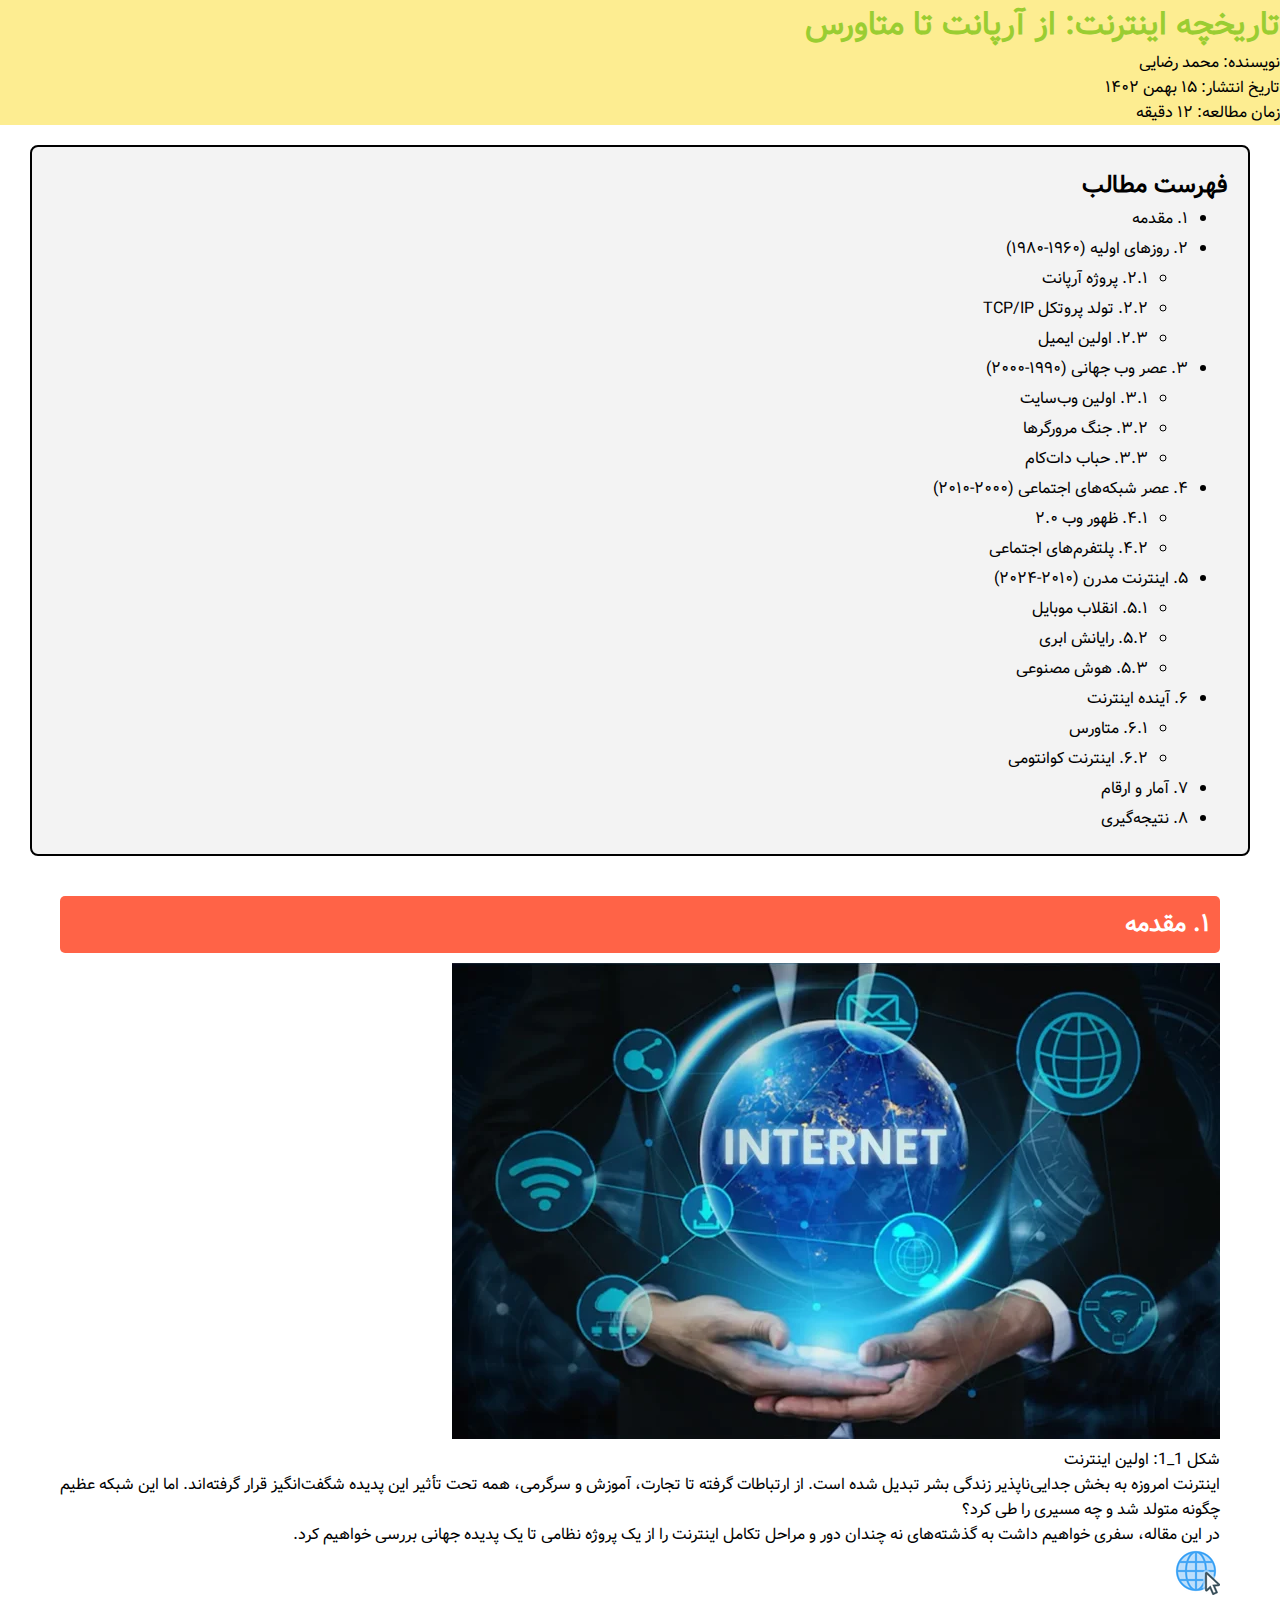
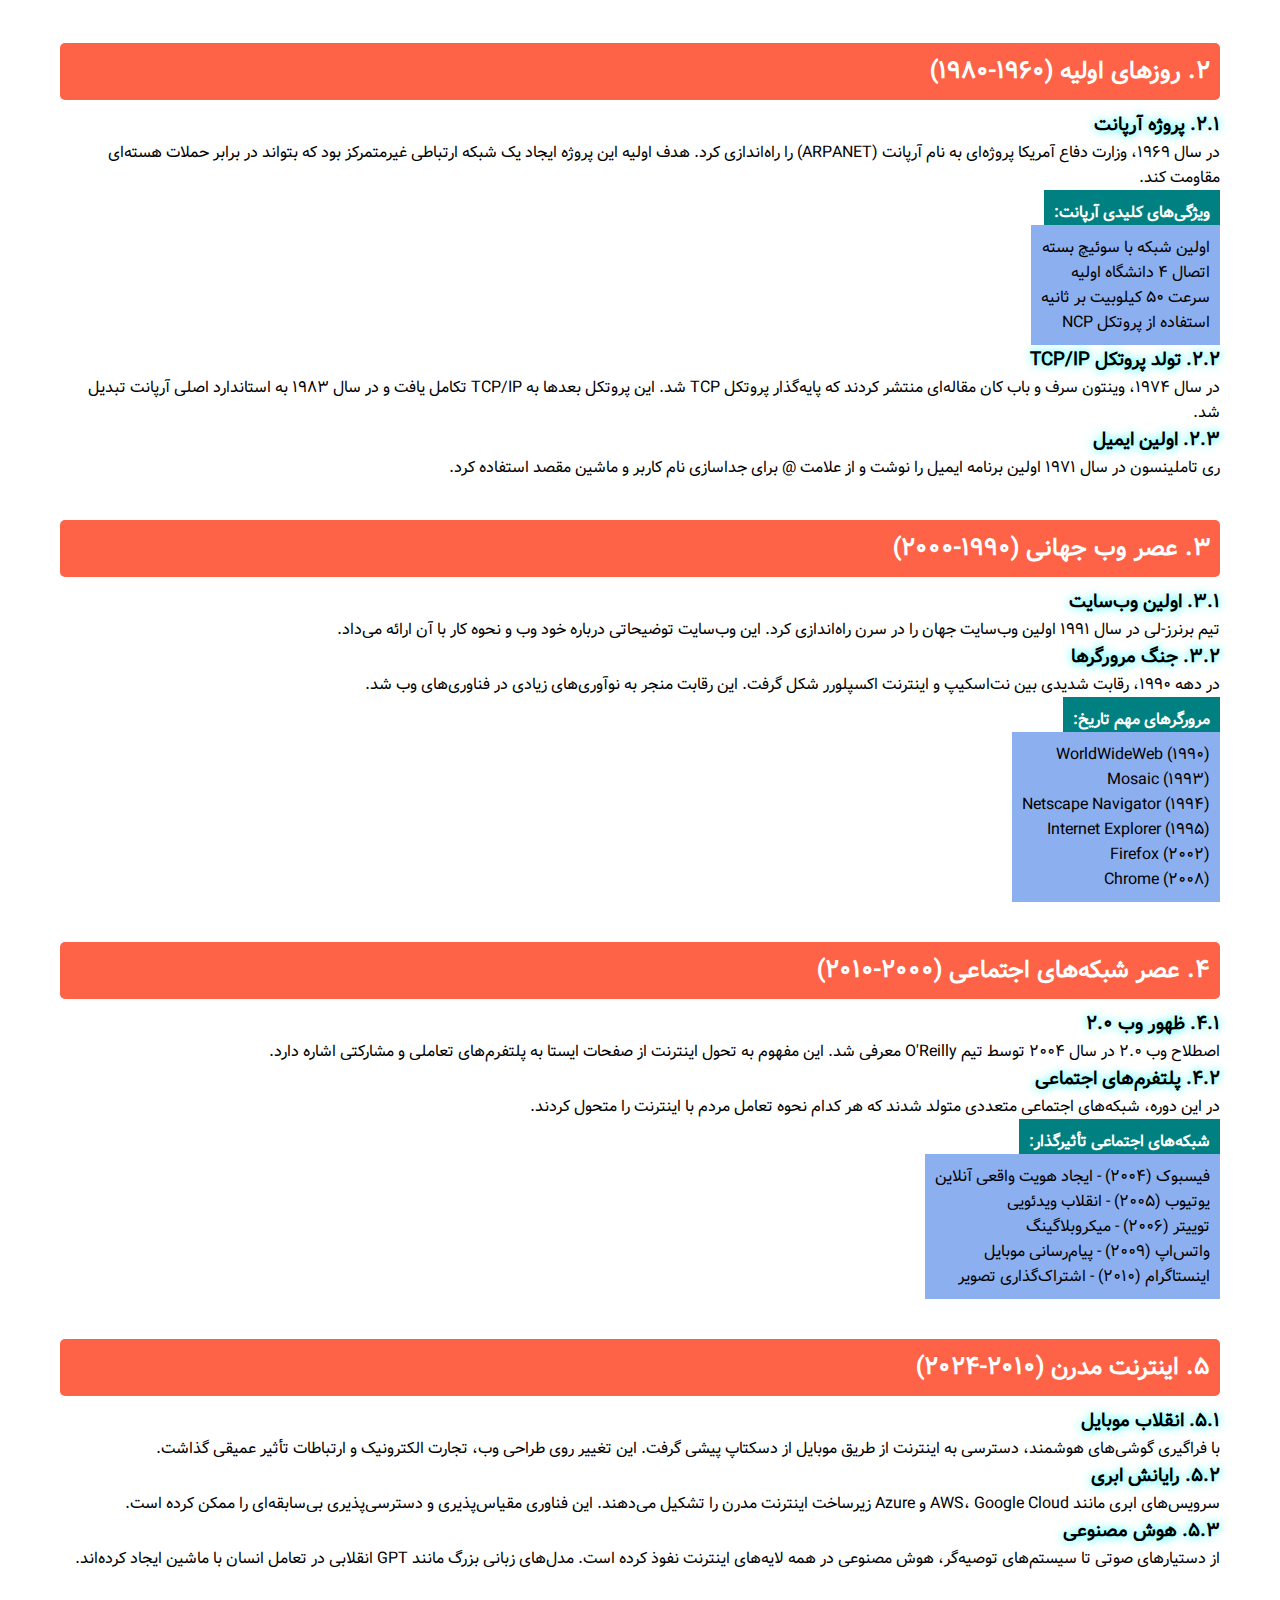
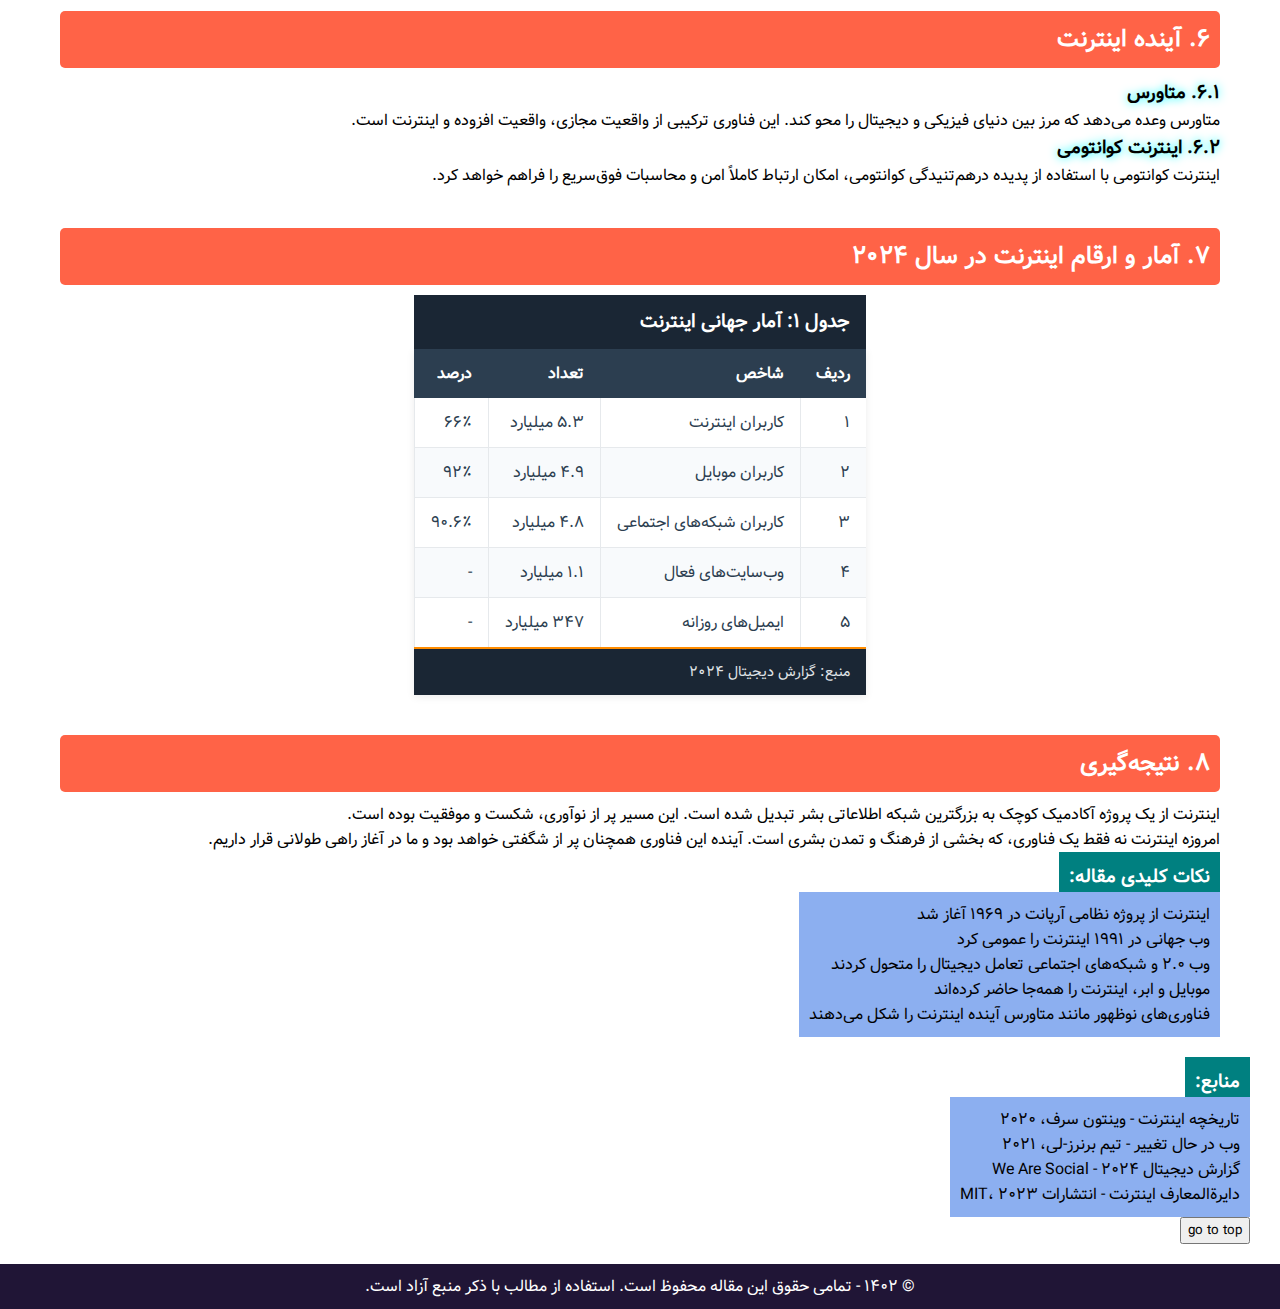
<file: 4/index.html>
<!DOCTYPE html>
<html lang="fa" dir="rtl">

<head>
    <meta charset="UTF-8">
    <link rel="stylesheet" href="./assets/css/style.css">
    <meta name="viewport" content="width=device-width, initial-scale=1.0">
    <title>مقاله جامع تاریخچه اینترنت</title>
</head>

<body>
    <!-- سربرگ مقاله -->
    <header id="main-header" class="article-header">
        <h1 id="article-title" class="title-primary">تاریخچه اینترنت: از آرپانت تا متاورس</h1>
        <div id="author-info" class="meta-data">
            <p class="author-name">نویسنده: محمد رضایی</p>
            <p class="publish-date">تاریخ انتشار: ۱۵ بهمن ۱۴۰۲</p>
            <p class="reading-time">زمان مطالعه: ۱۲ دقیقه</p>
        </div>
    </header>

    <main>

        <nav id="table-of-contents" class="toc-container">
            <h2 id="toc-title" class="title-secondary">فهرست مطالب</h2>
            <ul id="toc-list" class="toc-list">
                <li class="toc-item toc-main"><a href="#introduction">۱. مقدمه</a></li>
                <li class="toc-item toc-main"><a href="#early-days">۲. روزهای اولیه (۱۹۶۰-۱۹۸۰)</a>
                    <ul class="toc-sublist">
                        <li class="toc-subitem"><a href="#arpanet">۲.۱. پروژه آرپانت</a></li>
                        <li class="toc-subitem"><a href="#tcpip">۲.۲. تولد پروتکل TCP/IP</a></li>
                        <li class="toc-subitem"><a href="#email">۲.۳. اولین ایمیل</a></li>
                    </ul>
                </li>
                <li class="toc-item toc-main"><a href="#www-era">۳. عصر وب جهانی (۱۹۹۰-۲۰۰۰)</a>
                    <ul class="toc-sublist">
                        <li class="toc-subitem"><a href="#first-website">۳.۱. اولین وب‌سایت</a></li>
                        <li class="toc-subitem"><a href="#browser-wars">۳.۲. جنگ مرورگرها</a></li>
                        <li class="toc-subitem"><a href="#dotcom">۳.۳. حباب دات‌کام</a></li>
                    </ul>
                </li>
                <li class="toc-item toc-main"><a href="#social-era">۴. عصر شبکه‌های اجتماعی (۲۰۰۰-۲۰۱۰)</a>
                    <ul class="toc-sublist">
                        <li class="toc-subitem"><a href="#web2">۴.۱. ظهور وب ۲.۰</a></li>
                        <li class="toc-subitem"><a href="#social-platforms">۴.۲. پلتفرم‌های اجتماعی</a></li>
                    </ul>
                </li>
                <li class="toc-item toc-main"><a href="#modern-era">۵. اینترنت مدرن (۲۰۱۰-۲۰۲۴)</a>
                    <ul class="toc-sublist">
                        <li class="toc-subitem"><a href="#mobile">۵.۱. انقلاب موبایل</a></li>
                        <li class="toc-subitem"><a href="#cloud">۵.۲. رایانش ابری</a></li>
                        <li class="toc-subitem"><a href="#ai">۵.۳. هوش مصنوعی</a></li>
                    </ul>
                </li>
                <li class="toc-item toc-main"><a href="#future">۶. آینده اینترنت</a>
                    <ul class="toc-sublist">
                        <li class="toc-subitem"><a href="#metaverse">۶.۱. متاورس</a></li>
                        <li class="toc-subitem"><a href="#quantum">۶.۲. اینترنت کوانتومی</a></li>
                    </ul>
                </li>
                <li class="toc-item toc-main"><a href="#statistics">۷. آمار و ارقام</a></li>
                <li class="toc-item toc-main"><a href="#conclusion">۸. نتیجه‌گیری</a></li>
            </ul>
        </nav>

        <!-- محتوای اصلی مقاله -->
        <main id="main-content" class="article-content">

            <!-- بخش مقدمه -->
            <section id="introduction" class="content-section">
                <h2 class="section-title">۱. مقدمه</h2>
                <div class="section-content">
                    <div>
                        <img src="./assets/media/Kinds-of-Internet-Connection-768x476.webp" class="introduction-img" alt="">
                        <figure class="introduction-img-figure">شکل 1_1: اولین اینترنت</figure>
                    </div>
                    <p class="paragraph" id="intro-p1">اینترنت امروزه به بخش جدایی‌ناپذیر زندگی بشر تبدیل شده است. از
                        ارتباطات گرفته تا تجارت، آموزش و سرگرمی، همه تحت تأثیر این پدیده شگفت‌انگیز قرار گرفته‌اند. اما
                        این
                        شبکه عظیم چگونه متولد شد و چه مسیری را طی کرد؟</p>
                    <p class="paragraph" id="intro-p2">در این مقاله، سفری خواهیم داشت به گذشته‌های نه چندان دور و مراحل
                        تکامل اینترنت را از یک پروژه نظامی تا یک پدیده جهانی بررسی خواهیم کرد.</p>
                </div>
            </section>

            <!-- بخش روزهای اولیه -->
            <section id="early-days" class="content-section">
                <img class="early-days-img" src="./assets/media/icons8-internet.gif" alt="">
                <h2 class="section-title">۲. روزهای اولیه (۱۹۶۰-۱۹۸۰)</h2>

                <article id="arpanet" class="subsection">
                    <h3 class="subsection-title">۲.۱. پروژه آرپانت</h3>
                    <p class="paragraph">در سال ۱۹۶۹، وزارت دفاع آمریکا پروژه‌ای به نام آرپانت (ARPANET) را راه‌اندازی
                        کرد.
                        هدف اولیه این پروژه ایجاد یک شبکه ارتباطی غیرمتمرکز بود که بتواند در برابر حملات هسته‌ای مقاومت
                        کند.
                    </p>
                    <div class="key-points" id="arpanet-features">
                        <h4 class="subheading">ویژگی‌های کلیدی آرپانت:</h4>
                        <ul class="bullet-list" id="arpanet-list">
                            <li class="list-item">اولین شبکه با سوئیچ بسته</li>
                            <li class="list-item">اتصال ۴ دانشگاه اولیه</li>
                            <li class="list-item">سرعت ۵۰ کیلوبیت بر ثانیه</li>
                            <li class="list-item">استفاده از پروتکل NCP</li>
                        </ul>
                    </div>
                </article>

                <article id="tcpip" class="subsection">
                    <h3 class="subsection-title">۲.۲. تولد پروتکل TCP/IP</h3>
                    <p class="paragraph">در سال ۱۹۷۴، وینتون سرف و باب کان مقاله‌ای منتشر کردند که پایه‌گذار پروتکل TCP
                        شد.
                        این پروتکل بعدها به TCP/IP تکامل یافت و در سال ۱۹۸۳ به استاندارد اصلی آرپانت تبدیل شد.</p>
                </article>

                <article id="email" class="subsection">
                    <h3 class="subsection-title">۲.۳. اولین ایمیل</h3>
                    <p class="paragraph">ری تاملینسون در سال ۱۹۷۱ اولین برنامه ایمیل را نوشت و از علامت @ برای جداسازی
                        نام
                        کاربر و ماشین مقصد استفاده کرد.</p>
                </article>
            </section>

            <!-- بخش عصر وب جهانی -->
            <section id="www-era" class="content-section">
                <h2 class="section-title">۳. عصر وب جهانی (۱۹۹۰-۲۰۰۰)</h2>

                <article id="first-website" class="subsection">
                    <h3 class="subsection-title">۳.۱. اولین وب‌سایت</h3>
                    <p class="paragraph">تیم برنرز-لی در سال ۱۹۹۱ اولین وب‌سایت جهان را در سرن راه‌اندازی کرد. این
                        وب‌سایت
                        توضیحاتی درباره خود وب و نحوه کار با آن ارائه می‌داد.</p>
                </article>

                <article id="browser-wars" class="subsection">
                    <h3 class="subsection-title">۳.۲. جنگ مرورگرها</h3>
                    <p class="paragraph">در دهه ۱۹۹۰، رقابت شدیدی بین نت‌اسکیپ و اینترنت اکسپلورر شکل گرفت. این رقابت
                        منجر
                        به نوآوری‌های زیادی در فناوری‌های وب شد.</p>

                    <h4 class="subheading">مرورگرهای مهم تاریخ:</h4>
                    <ol class="numbered-list" id="browsers-list">
                        <li class="list-item">WorldWideWeb (۱۹۹۰)</li>
                        <li class="list-item">Mosaic (۱۹۹۳)</li>
                        <li class="list-item">Netscape Navigator (۱۹۹۴)</li>
                        <li class="list-item">Internet Explorer (۱۹۹۵)</li>
                        <li class="list-item">Firefox (۲۰۰۲)</li>
                        <li class="list-item">Chrome (۲۰۰۸)</li>
                    </ol>
                </article>
            </section>

            <!-- بخش عصر شبکه‌های اجتماعی -->
            <section id="social-era" class="content-section">
                <h2 class="section-title">۴. عصر شبکه‌های اجتماعی (۲۰۰۰-۲۰۱۰)</h2>

                <article id="web2" class="subsection">
                    <h3 class="subsection-title">۴.۱. ظهور وب ۲.۰</h3>
                    <p class="paragraph">اصطلاح وب ۲.۰ در سال ۲۰۰۴ توسط تیم O'Reilly معرفی شد. این مفهوم به تحول اینترنت
                        از
                        صفحات ایستا به پلتفرم‌های تعاملی و مشارکتی اشاره دارد.</p>
                </article>

                <article id="social-platforms" class="subsection">
                    <h3 class="subsection-title">۴.۲. پلتفرم‌های اجتماعی</h3>
                    <p class="paragraph">در این دوره، شبکه‌های اجتماعی متعددی متولد شدند که هر کدام نحوه تعامل مردم با
                        اینترنت را متحول کردند.</p>

                    <div id="social-platforms-list" class="platform-list">
                        <h4 class="subheading">شبکه‌های اجتماعی تأثیرگذار:</h4>
                        <ul class="bullet-list">
                            <li class="list-item">فیسبوک (۲۰۰۴) - ایجاد هویت واقعی آنلاین</li>
                            <li class="list-item">یوتیوب (۲۰۰۵) - انقلاب ویدئویی</li>
                            <li class="list-item">توییتر (۲۰۰۶) - میکروبلاگینگ</li>
                            <li class="list-item">واتس‌اپ (۲۰۰۹) - پیام‌رسانی موبایل</li>
                            <li class="list-item">اینستاگرام (۲۰۱۰) - اشتراک‌گذاری تصویر</li>
                        </ul>
                    </div>
                </article>
            </section>

            <!-- بخش اینترنت مدرن -->
            <section id="modern-era" class="content-section">
                <h2 class="section-title">۵. اینترنت مدرن (۲۰۱۰-۲۰۲۴)</h2>

                <article id="mobile" class="subsection">
                    <h3 class="subsection-title">۵.۱. انقلاب موبایل</h3>
                    <p class="paragraph">با فراگیری گوشی‌های هوشمند، دسترسی به اینترنت از طریق موبایل از دسکتاپ پیشی
                        گرفت.
                        این تغییر روی طراحی وب، تجارت الکترونیک و ارتباطات تأثیر عمیقی گذاشت.</p>
                </article>

                <article id="cloud" class="subsection">
                    <h3 class="subsection-title">۵.۲. رایانش ابری</h3>
                    <p class="paragraph">سرویس‌های ابری مانند AWS، Google Cloud و Azure زیرساخت اینترنت مدرن را تشکیل
                        می‌دهند. این فناوری مقیاس‌پذیری و دسترسی‌پذیری بی‌سابقه‌ای را ممکن کرده است.</p>
                </article>

                <article id="ai" class="subsection">
                    <h3 class="subsection-title">۵.۳. هوش مصنوعی</h3>
                    <p class="paragraph">از دستیارهای صوتی تا سیستم‌های توصیه‌گر، هوش مصنوعی در همه لایه‌های اینترنت
                        نفوذ
                        کرده است. مدل‌های زبانی بزرگ مانند GPT انقلابی در تعامل انسان با ماشین ایجاد کرده‌اند.</p>
                </article>
            </section>

            <!-- بخش آینده اینترنت -->
            <section id="future" class="content-section">
                <h2 class="section-title">۶. آینده اینترنت</h2>

                <article id="metaverse" class="subsection">
                    <h3 class="subsection-title">۶.۱. متاورس</h3>
                    <p class="paragraph">متاورس وعده می‌دهد که مرز بین دنیای فیزیکی و دیجیتال را محو کند. این فناوری
                        ترکیبی
                        از واقعیت مجازی، واقعیت افزوده و اینترنت است.</p>
                </article>

                <article id="quantum" class="subsection">
                    <h3 class="subsection-title">۶.۲. اینترنت کوانتومی</h3>
                    <p class="paragraph">اینترنت کوانتومی با استفاده از پدیده درهم‌تنیدگی کوانتومی، امکان ارتباط کاملاً
                        امن
                        و محاسبات فوق‌سریع را فراهم خواهد کرد.</p>
                </article>
            </section>

            <!-- بخش آمار و ارقام -->
            <section id="statistics" class="content-section">
                <h2 class="section-title">۷. آمار و ارقام اینترنت در سال ۲۰۲۴</h2>

                <table id="internet-stats-table" class="data-table">
                    <caption class="table-caption">جدول ۱: آمار جهانی اینترنت</caption>
                    <thead class="table-header">
                        <tr class="header-row">
                            <th class="header-cell" id="col-category">ردیف</th>
                            <th class="header-cell" id="col-item">شاخص</th>
                            <th class="header-cell" id="col-value">تعداد</th>
                            <th class="header-cell" id="col-percent">درصد</th>
                        </tr>
                    </thead>
                    <tbody class="table-body">
                        <tr class="data-row" id="row1">
                            <td class="data-cell" headers="col-category">۱</td>
                            <td class="data-cell" headers="col-item">کاربران اینترنت</td>
                            <td class="data-cell" headers="col-value">۵.۳ میلیارد</td>
                            <td class="data-cell" headers="col-percent">۶۶٪</td>
                        </tr>
                        <tr class="data-row" id="row2">
                            <td class="data-cell" headers="col-category">۲</td>
                            <td class="data-cell" headers="col-item">کاربران موبایل</td>
                            <td class="data-cell" headers="col-value">۴.۹ میلیارد</td>
                            <td class="data-cell" headers="col-percent">۹۲٪</td>
                        </tr>
                        <tr class="data-row" id="row3">
                            <td class="data-cell" headers="col-category">۳</td>
                            <td class="data-cell" headers="col-item">کاربران شبکه‌های اجتماعی</td>
                            <td class="data-cell" headers="col-value">۴.۸ میلیارد</td>
                            <td class="data-cell" headers="col-percent">۹۰.۶٪</td>
                        </tr>
                        <tr class="data-row" id="row4">
                            <td class="data-cell" headers="col-category">۴</td>
                            <td class="data-cell" headers="col-item">وب‌سایت‌های فعال</td>
                            <td class="data-cell" headers="col-value">۱.۱ میلیارد</td>
                            <td class="data-cell" headers="col-percent">-</td>
                        </tr>
                        <tr class="data-row" id="row5">
                            <td class="data-cell" headers="col-category">۵</td>
                            <td class="data-cell" headers="col-item">ایمیل‌های روزانه</td>
                            <td class="data-cell" headers="col-value">۳۴۷ میلیارد</td>
                            <td class="data-cell" headers="col-percent">-</td>
                        </tr>
                    </tbody>
                    <tfoot class="table-footer">
                        <tr class="footer-row">
                            <td colspan="4" class="footer-cell">منبع: گزارش دیجیتال ۲۰۲۴</td>
                        </tr>
                    </tfoot>
                </table>
            </section>

            <!-- بخش نتیجه‌گیری -->
            <section id="conclusion" class="content-section">
                <h2 class="section-title">۸. نتیجه‌گیری</h2>
                <div class="section-content">
                    <p class="paragraph" id="conclusion-p1">اینترنت از یک پروژه آکادمیک کوچک به بزرگترین شبکه اطلاعاتی
                        بشر
                        تبدیل شده است. این مسیر پر از نوآوری، شکست و موفقیت بوده است.</p>
                    <p class="paragraph" id="conclusion-p2">امروزه اینترنت نه فقط یک فناوری، که بخشی از فرهنگ و تمدن
                        بشری
                        است. آینده این فناوری همچنان پر از شگفتی خواهد بود و ما در آغاز راهی طولانی قرار داریم.</p>
                </div>

                <!-- نکات کلیدی -->
                <div id="key-takeaways" class="summary-box">
                    <h3 class="subheading">نکات کلیدی مقاله:</h3>
                    <ul class="bullet-list">
                        <li class="list-item">اینترنت از پروژه نظامی آرپانت در ۱۹۶۹ آغاز شد</li>
                        <li class="list-item">وب جهانی در ۱۹۹۱ اینترنت را عمومی کرد</li>
                        <li class="list-item">وب ۲.۰ و شبکه‌های اجتماعی تعامل دیجیتال را متحول کردند</li>
                        <li class="list-item">موبایل و ابر، اینترنت را همه‌جا حاضر کرده‌اند</li>
                        <li class="list-item">فناوری‌های نوظهور مانند متاورس آینده اینترنت را شکل می‌دهند</li>
                    </ul>
                </div>
            </section>
        </main>

        <div id="references" class="references-section">
            <h3 class="subheading">منابع:</h3>
            <ul class="reference-list">
                <li class="reference-item">تاریخچه اینترنت - وینتون سرف، ۲۰۲۰</li>
                <li class="reference-item">وب در حال تغییر - تیم برنرز-لی، ۲۰۲۱</li>
                <li class="reference-item">گزارش دیجیتال ۲۰۲۴ - We Are Social</li>
                <li class="reference-item">دایرةالمعارف اینترنت - انتشارات MIT، ۲۰۲۳</li>
            </ul>
        </div>

        <button id="go-top"><a href="#main-header">go to top</a></button>
    </main>

    <footer id="article-footer" class="footer">
        <p class="copyright-text">© ۱۴۰۲ - تمامی حقوق این مقاله محفوظ است. استفاده از مطالب با ذکر منبع آزاد است.</p>
    </footer>
</body>

</html>
</file>
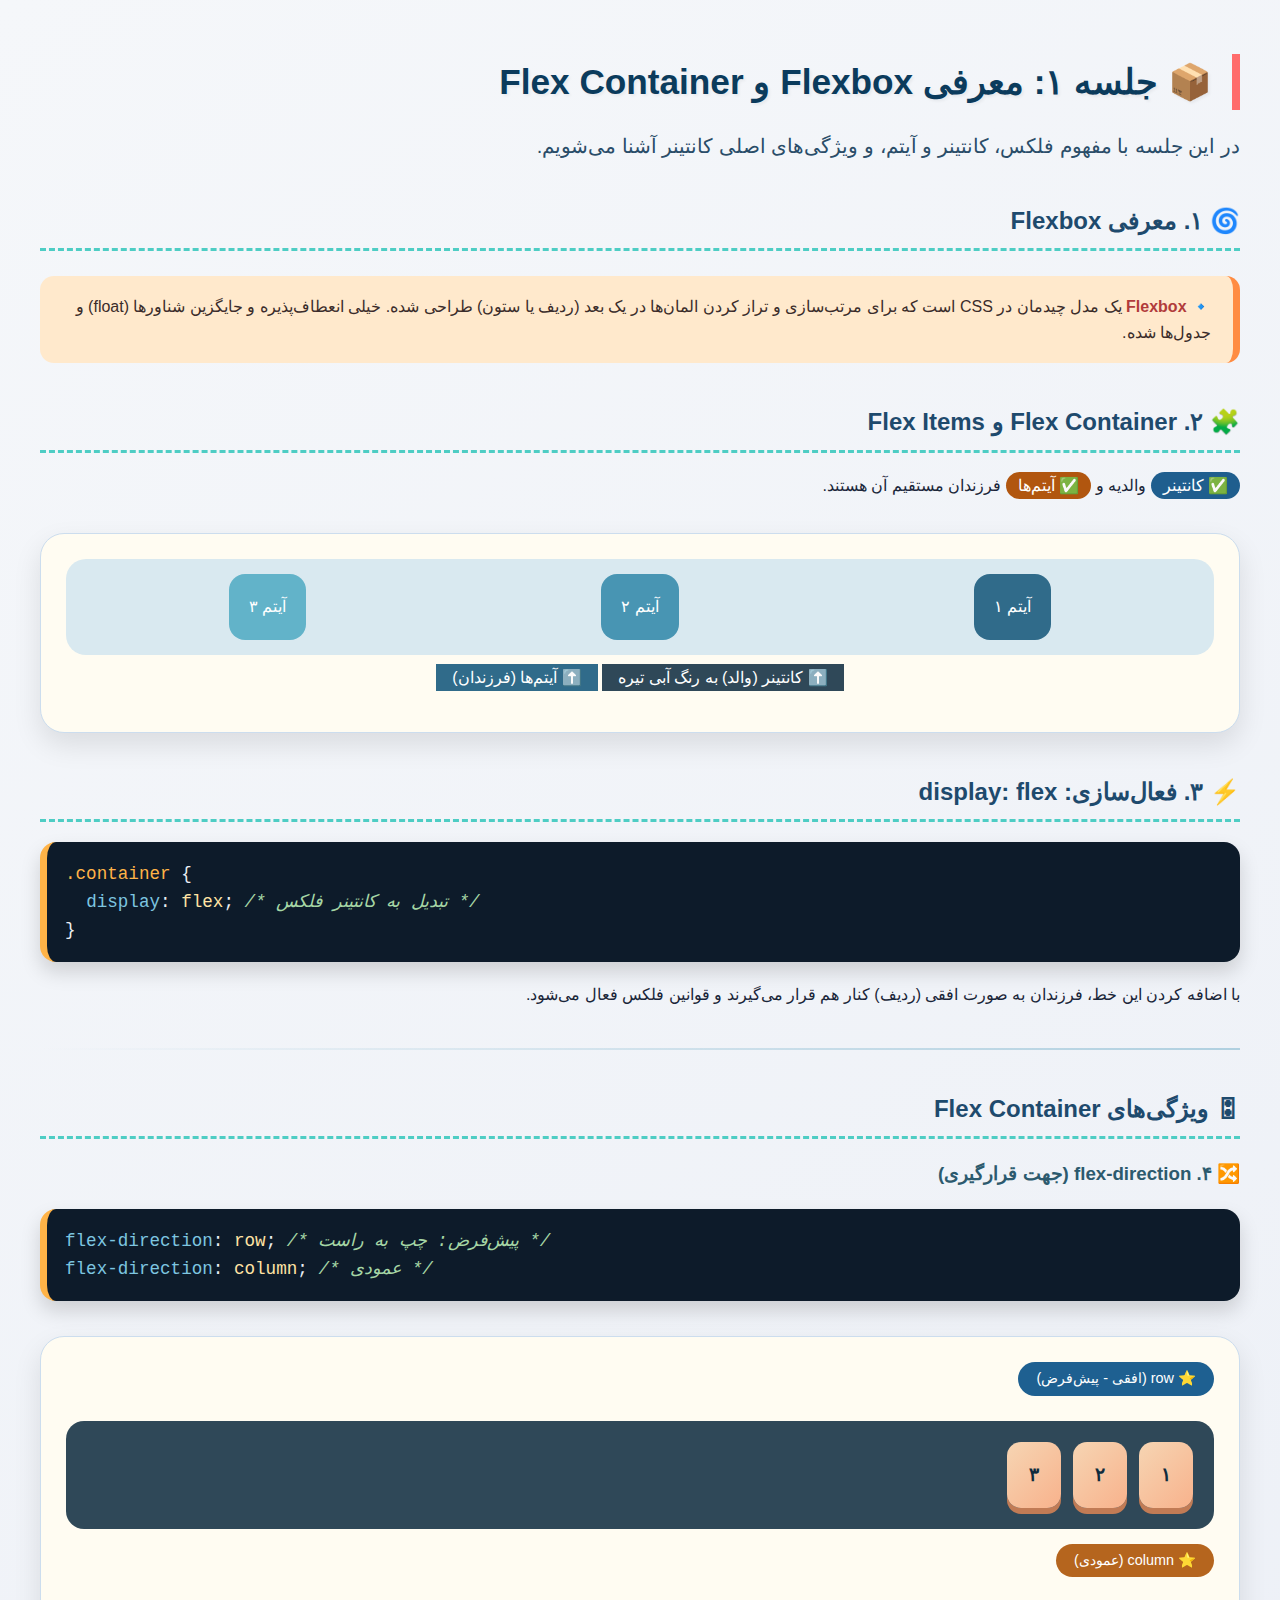
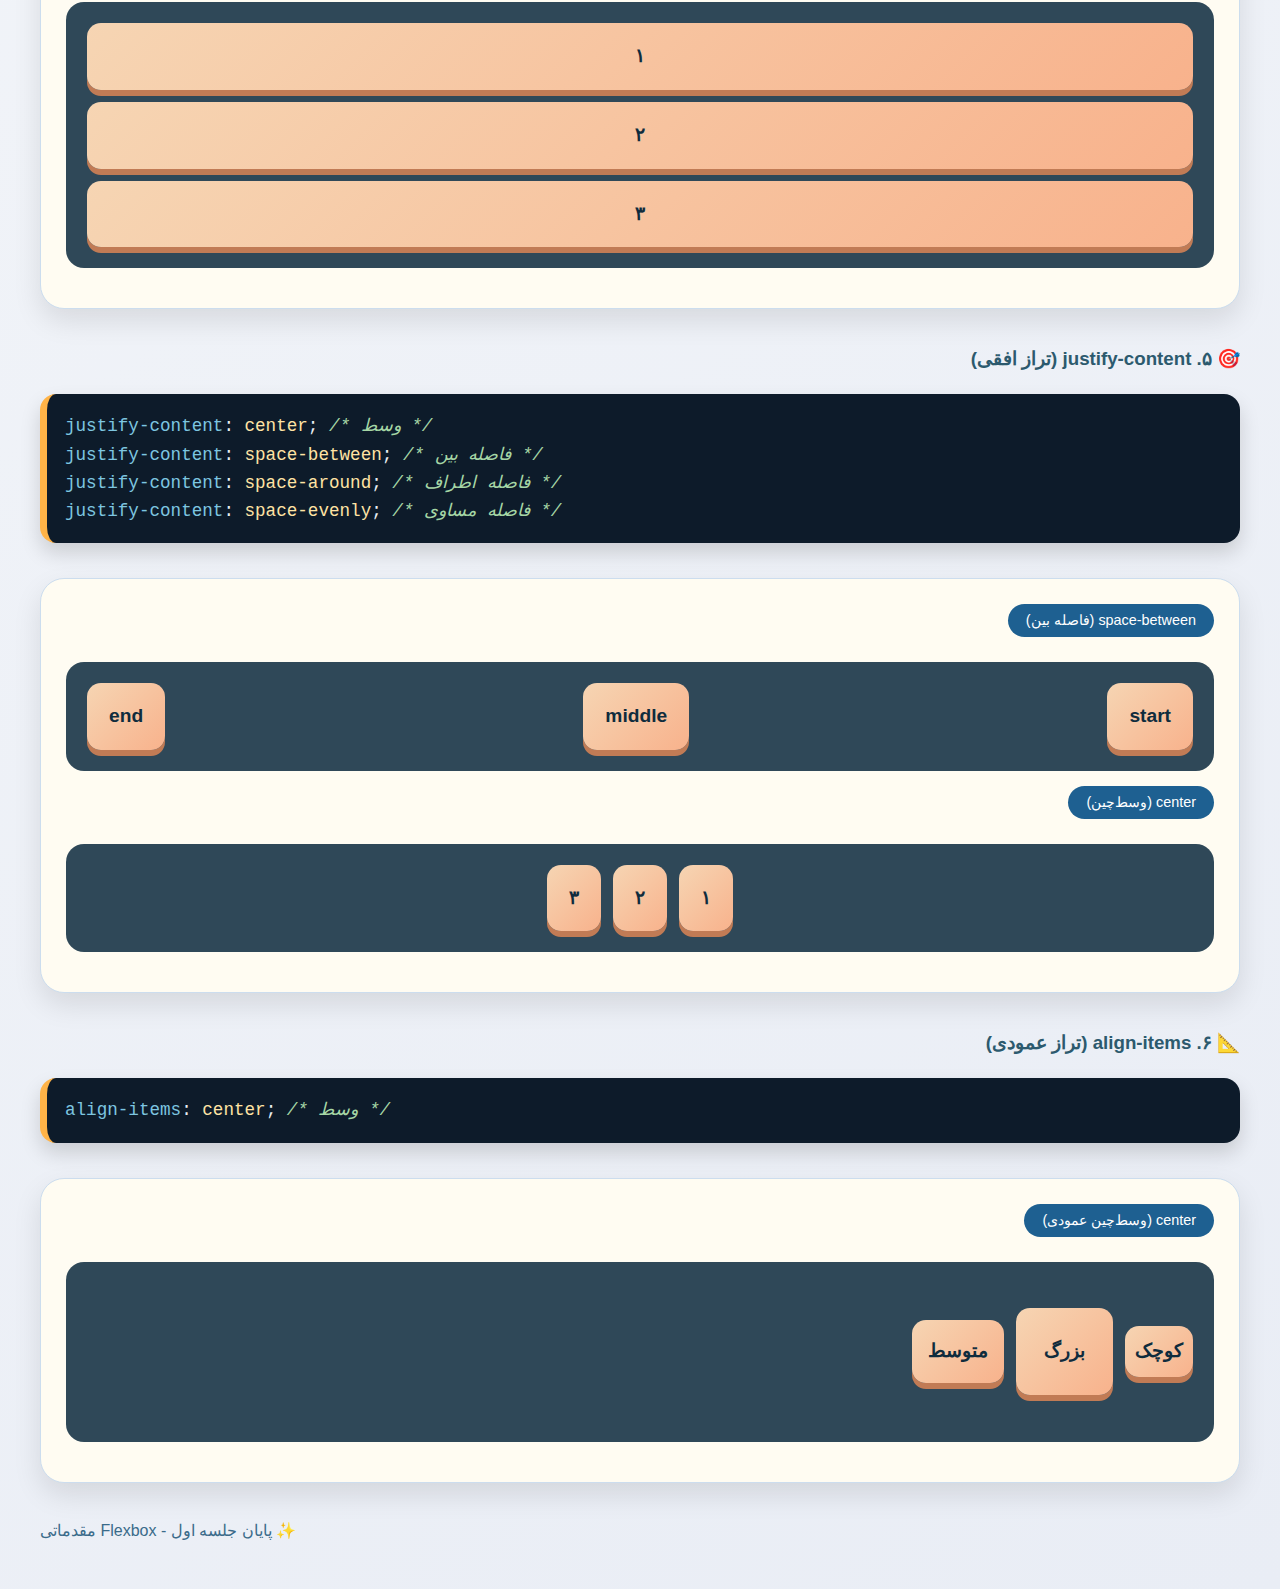
<file: 6/index.html>
<!DOCTYPE html>
<html lang="fa">
<head>
    <meta charset="UTF-8">
    <meta name="viewport" content="width=device-width, initial-scale=1.0">
    <title>جلسه ۱: آشنایی با Flexbox - کانتینر</title>
    <style>
        /* استایل عمومی صفحه */
        body {
            font-family: 'Segoe UI', Tahoma, Geneva, Verdana, sans-serif;
            background: linear-gradient(145deg, #f5f7fa 0%, #e9edf5 100%);
            margin: 0;
            padding: 30px 20px;
            color: #1a2639;
            line-height: 1.6;
            direction: rtl;
        }

        /* جعبه‌های آموزش */
        .lesson-box {
            max-width: 1200px;
            margin: 0 auto;
        }

        h1 {
            color: #0b3b5c;
            border-right: 8px solid #ff6b6b;
            padding-right: 20px;
            font-size: 2.2em;
            margin-bottom: 10px;
            text-shadow: 2px 2px 3px rgba(0,0,0,0.05);
        }

        h2 {
            color: #1e4a6d;
            margin-top: 40px;
            padding-bottom: 8px;
            border-bottom: 3px dashed #4ecdc4;
        }

        h3 {
            color: #2c5a6e;
        }

        /* کدها */
        .code-block {
            background: #0d1b2a;
            padding: 18px;
            border-radius: 16px;
            box-shadow: 0 10px 20px rgba(0,0,0,0.15);
            margin: 20px 0;
            color: #eaeef2;
            direction: ltr;
            text-align: left;
            font-family: 'Courier New', monospace;
            font-size: 1.1em;
            border-left: 7px solid #ffb347;
        }

        /* رنگ‌بندی خاص کدها */
        .code-block span.keyword { color: #ff8c8c; font-weight: bold; }   /* کلمات کلیدی: display, flex */
        .code-block span.property { color: #7dc6e0; }                  /* ویژگی‌ها: flex-direction,... */
        .code-block span.value { color: #ffe3a4; }                     /* مقادیر: row, column, center */
        .code-block span.comment { color: #a5d6a5; font-style: italic; } /* کامنت */
        .code-block span.selector { color: #ffb347; }                 /* سلکتورهای css */

        /* دموی کانتینر فلکس */
        .demo-container {
            background-color: #fffcf2;
            border-radius: 24px;
            padding: 25px;
            box-shadow: 0 12px 28px rgba(0,0,0,0.1);
            margin: 35px 0;
            border: 1px solid #ccddee;
        }

        .flex-container-demo {
            background-color: #2f4858;
            padding: 15px;
            border-radius: 18px;
            margin: 15px 0;
            /* فلکس در اینجا فعال می‌شود ولی در دموی مخصوص هر ویژگی بازتعریف می‌شود */
        }

        .flex-item-demo {
            background: linear-gradient(135deg, #f6d5b3, #f8b28c);
            border-radius: 14px;
            padding: 18px 22px;
            margin: 6px;
            text-align: center;
            font-weight: bold;
            color: #0f2c3d;
            box-shadow: 0 6px 0 #c17b55;
            font-size: 1.2em;
            flex: 0 1 auto; /* پیش‌فرض */
        }

        .note {
            background: #ffe9cc;
            border-right: 7px solid #ff8c42;
            padding: 18px 22px;
            border-radius: 14px;
            color: #3a2c2a;
            margin: 25px 0;
            font-weight: 500;
        }

        .example-label {
            display: inline-block;
            background: #1e6091;
            color: white;
            padding: 5px 18px;
            border-radius: 40px;
            font-size: 0.9em;
            margin-bottom: 10px;
        }

        hr {
            border: none;
            height: 2px;
            background: linear-gradient(to left, #b0d0e0, transparent);
            margin: 40px 0;
        }

    </style>
</head>
<body>
    <div class="lesson-box">
        <h1>📦 جلسه ۱: معرفی Flexbox و Flex Container</h1>
        <p style="font-size: 1.25em; color: #2a4d69;">در این جلسه با مفهوم فلکس، کانتینر و آیتم، و ویژگی‌های اصلی کانتینر آشنا می‌شویم.</p>

        <!-- بخش ۱: معرفی Flexbox -->
        <h2>🌀 ۱. معرفی Flexbox</h2>
        <div class="note">
            <strong style="color: #b13b3b;">🔹 Flexbox</strong> یک مدل چیدمان در CSS است که برای مرتب‌سازی و تراز کردن المان‌ها در یک بعد (ردیف یا ستون) طراحی شده. خیلی انعطاف‌پذیره و جایگزین شناور‌ها (float) و جدول‌ها شده.
        </div>

        <!-- ۲. مفاهیم Container و Items -->
        <h2>🧩 ۲. Flex Container و Flex Items</h2>
        <p><span style="background: #1f5e8e; color: white; padding: 5px 12px; border-radius: 30px;">✅ کانتینر</span> والدیه و <span style="background: #b1560f; color: white; padding: 5px 12px; border-radius: 30px;">✅ آیتم‌ها</span> فرزندان مستقیم آن هستند.</p>
        <div class="demo-container">
            <div style="display: flex; background: #d9e9f0; padding: 15px; border-radius: 20px; justify-content: space-around;">
                <div style="background: #306b8a; color: white; padding: 20px; border-radius: 16px;">آیتم ۱</div>
                <div style="background: #4895b3; color: white; padding: 20px; border-radius: 16px;">آیتم ۲</div>
                <div style="background: #62b3c9; color: white; padding: 20px; border-radius: 16px;">آیتم ۳</div>
            </div>
            <p style="text-align: center; margin-top: 10px;"><span style="background: #2f4858; color: white; padding: 5px 16px;">⬆️ کانتینر (والد) به رنگ آبی تیره</span>    <span style="background: #306b8a; color: white; padding: 5px 16px;">⬆️ آیتم‌ها (فرزندان)</span></p>
        </div>

        <!-- ۳. فعال‌سازی display: flex -->
        <h2>⚡ ۳. فعال‌سازی: display: flex</h2>
        <div class="code-block">
            <span class="selector">.container</span> {<br>
            &nbsp;&nbsp;<span class="property">display</span>: <span class="value">flex</span>;  <span class="comment">/* تبدیل به کانتینر فلکس */</span><br>
            }
        </div>
        <p>با اضافه کردن این خط، فرزندان به صورت افقی (ردیف) کنار هم قرار می‌گیرند و قوانین فلکس فعال می‌شود.</p>
        
        <hr>

        <!-- ========= ویژگی‌های Flex Container ========= -->
        <h2>🎛 ویژگی‌های Flex Container</h2>
        
        <!-- ۴. flex-direction -->
        <h3>🔀 ۴. flex-direction (جهت قرارگیری)</h3>
        <div class="code-block">
            <span class="property">flex-direction</span>: <span class="value">row</span>;        <span class="comment">/* پیش‌فرض: چپ به راست */</span><br>
            <span class="property">flex-direction</span>: <span class="value">column</span>;     <span class="comment">/* عمودی */</span><br>
        </div>
        <div class="demo-container">
            <div class="example-label">⭐ row (افقی - پیش‌فرض)</div>
            <div class="flex-container-demo" style="display: flex; flex-direction: row;">
                <div class="flex-item-demo">۱</div>
                <div class="flex-item-demo">۲</div>
                <div class="flex-item-demo">۳</div>
            </div>
            <div class="example-label" style="background: #b5651e;">⭐ column (عمودی)</div>
            <div class="flex-container-demo" style="display: flex; flex-direction: column; align-items: stretch;">
                <div class="flex-item-demo">۱</div>
                <div class="flex-item-demo">۲</div>
                <div class="flex-item-demo">۳</div>
            </div>
        </div>

        <!-- ۵. justify-content -->
        <h3>🎯 ۵. justify-content (تراز افقی)</h3>
        <div class="code-block">
            <span class="property">justify-content</span>: <span class="value">center</span>;        <span class="comment">/* وسط */</span><br>
            <span class="property">justify-content</span>: <span class="value">space-between</span>; <span class="comment">/* فاصله بین */</span><br>
            <span class="property">justify-content</span>: <span class="value">space-around</span>;  <span class="comment">/* فاصله اطراف */</span><br>
            <span class="property">justify-content</span>: <span class="value">space-evenly</span>;  <span class="comment">/* فاصله مساوی */</span>
        </div>
        <div class="demo-container">
            <div class="example-label">space-between (فاصله بین)</div>
            <div class="flex-container-demo" style="display: flex; justify-content: space-between;">
                <div class="flex-item-demo">start</div>
                <div class="flex-item-demo">middle</div>
                <div class="flex-item-demo">end</div>
            </div>
            <div class="example-label">center (وسط‌چین)</div>
            <div class="flex-container-demo" style="display: flex; justify-content: center;">
                <div class="flex-item-demo">۱</div>
                <div class="flex-item-demo">۲</div>
                <div class="flex-item-demo">۳</div>
            </div>
        </div>

        <!-- ۶. align-items -->
        <h3>📐 ۶. align-items (تراز عمودی)</h3>
        <div class="code-block">
            <span class="property">align-items</span>: <span class="value">center</span>;       <span class="comment">/* وسط */</span>
        </div>
        <div class="demo-container">
            <div class="example-label">center (وسط‌چین عمودی)</div>
            <div class="flex-container-demo" style="display: flex; align-items: center; height: 150px;">
                <div class="flex-item-demo" style="padding: 10px;">کوچک</div>
                <div class="flex-item-demo" style="padding: 28px;">بزرگ</div>
                <div class="flex-item-demo" style="padding: 16px;">متوسط</div>
            </div>
        </div>

        <p style="text-align: left; color: #3a6b8a;">✨ پایان جلسه اول - Flexbox مقدماتی</p>
    </div>
</body>
</html>
</file>
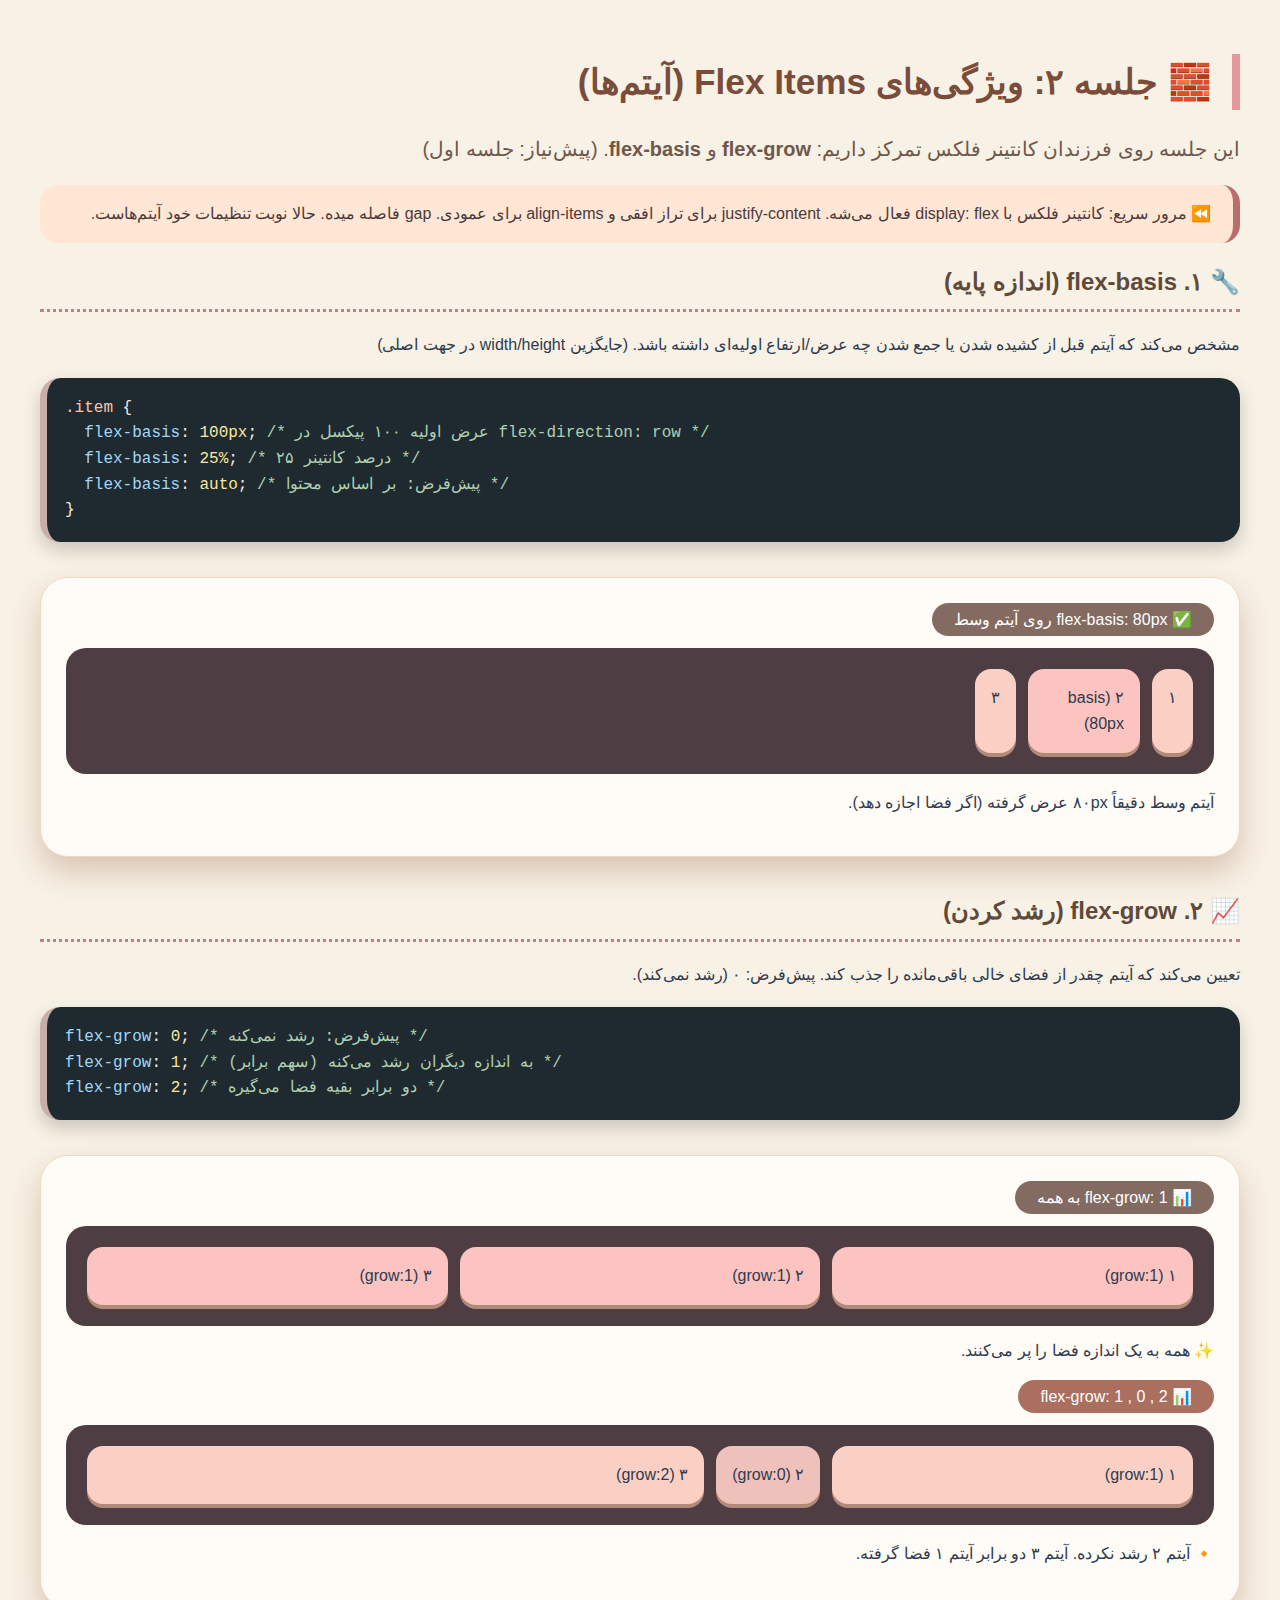
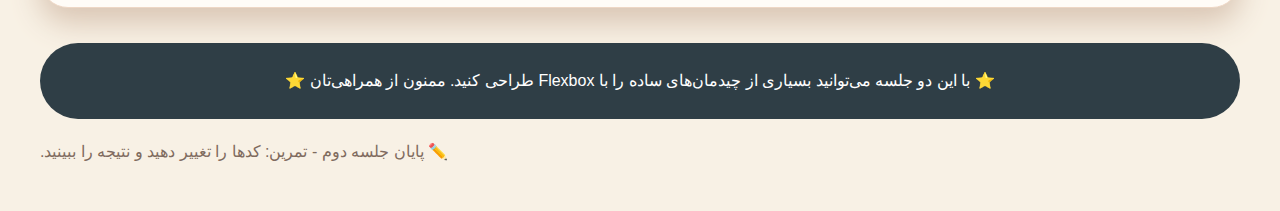
<file: 7/index.html>
<!DOCTYPE html>
<html lang="fa">
<head>
    <meta charset="UTF-8">
    <meta name="viewport" content="width=device-width, initial-scale=1.0">
    <title>جلسه ۲: ویژگی‌های Flex Items - grow و basis</title>
    <style>
        /* استایل مشابه جلسه اول با تغییر رنگ‌های ملایم برای تنوع */
        body {
            font-family: 'Segoe UI', Roboto, sans-serif;
            background: #f8f1e5;
            margin: 0;
            padding: 30px 20px;
            color: #2e3b4e;
            line-height: 1.6;
            direction: rtl;
        }
        .lesson-box {
            max-width: 1200px;
            margin: 0 auto;
        }
        h1 {
            color: #7a4d3a;
            border-right: 8px solid #e5989b;
            padding-right: 20px;
            font-size: 2.2em;
        }
        h2 {
            color: #5f4a3a;
            border-bottom: 3px dotted #b5838d;
            padding-bottom: 8px;
        }
        h3 {
            color: #6d4c4c;
        }
        .code-block {
            background: #1e2a2f;
            padding: 18px;
            border-radius: 20px;
            box-shadow: 0 8px 18px #00000030;
            margin: 20px 0;
            color: #f2e9e4;
            direction: ltr;
            text-align: left;
            font-family: 'Courier New', monospace;
            border-left: 7px solid #c9ada7;
        }
        .code-block span.keyword { color: #ffb4a2; }
        .code-block span.property { color: #a2d6f9; }
        .code-block span.value { color: #f9e79f; }
        .code-block span.comment { color: #b0d0b0; }
        .code-block span.selector { color: #fbc4ab; }

        .demo-container {
            background: #fffcf7;
            border-radius: 28px;
            padding: 25px;
            box-shadow: 0 15px 30px #d9c5b3;
            margin: 35px 0;
            border: 1px solid #eed7c5;
        }
        .flex-container-demo {
            background: #4e3d42;
            padding: 15px;
            border-radius: 20px;
            margin: 20px 0;
            display: flex;  /* فلکس فعال */
        }
        .flex-item-demo {
            background: linear-gradient(145deg, #fad0c4, #fbc4c0);
            border-radius: 16px;
            padding: 18px 22px;
            margin: 6px;
            text-align: center;
            font-weight: bold;
            color: #2f2a2e;
            box-shadow: 0 6px 0 #c18d7a;
            font-size: 1.2em;
            border: 1px solid #edb5a0;
        }
        .note {
            background: #fbeae9;
            border-right: 7px solid #bc6c6c;
            padding: 16px 22px;
            border-radius: 18px;
            color: #4b3a3a;
        }
        .example-label {
            background: #846b62;
            color: white;
            padding: 4px 22px;
            border-radius: 50px;
            display: inline-block;
            margin-bottom: 12px;
        }
        hr {
            border: none;
            height: 2px;
            background: linear-gradient(to left, #cbb2a5, transparent);
        }
        .comparison {
            display: flex;
            gap: 20px;
            justify-content: center;
            flex-wrap: wrap;
        }
    </style>
</head>
<body>
    <div class="lesson-box">
        <h1>🧱 جلسه ۲: ویژگی‌های Flex Items (آیتم‌ها)</h1>
        <p style="font-size: 1.25em; color: #6f584b;">این جلسه روی فرزندان کانتینر فلکس تمرکز داریم: <strong>flex-grow</strong> و <strong>flex-basis</strong>. (پیش‌نیاز: جلسه اول)</p>

        <!-- مرور سریع جلسه قبل (۱ دقیقه) -->
        <div class="note" style="background: #ffe6d5;">
            ⏪ مرور سریع: کانتینر فلکس با display: flex فعال می‌شه. justify-content برای تراز افقی و align-items برای عمودی. gap فاصله میده. حالا نوبت تنظیمات خود آیتم‌هاست.
        </div>

        <h2>🔧 ۱. flex-basis (اندازه پایه)</h2>
        <p>مشخص می‌کند که آیتم قبل از کشیده شدن یا جمع شدن چه عرض/ارتفاع اولیه‌ای داشته باشد. (جایگزین width/height در جهت اصلی)</p>
        <div class="code-block">
            <span class="selector">.item</span> {<br>
            &nbsp;&nbsp;<span class="property">flex-basis</span>: <span class="value">100px</span>;  <span class="comment">/* عرض اولیه ۱۰۰ پیکسل در flex-direction: row */</span><br>
            &nbsp;&nbsp;<span class="property">flex-basis</span>: <span class="value">25%</span>;    <span class="comment">/* ۲۵ درصد کانتینر */</span><br>
            &nbsp;&nbsp;<span class="property">flex-basis</span>: <span class="value">auto</span>;    <span class="comment">/* پیش‌فرض: بر اساس محتوا */</span><br>
            }
        </div>
        <div class="demo-container">
            <div class="example-label">✅ flex-basis: 80px روی آیتم وسط</div>
            <div style="display: flex; background: #4e3d42; padding: 15px; border-radius: 20px;">
                <div style="background: #fad0c4; border-radius: 16px; padding: 16px; margin: 6px; box-shadow: 0 4px 0 #b18a7a;">۱</div>
                <div style="background: #fbc4c0; border-radius: 16px; padding: 16px; margin: 6px; box-shadow: 0 4px 0 #b18a7a; flex-basis: 80px;">۲ (basis 80px)</div>
                <div style="background: #fad0c4; border-radius: 16px; padding: 16px; margin: 6px; box-shadow: 0 4px 0 #b18a7a;">۳</div>
            </div>
            <p>آیتم وسط دقیقاً ۸۰px عرض گرفته (اگر فضا اجازه دهد).</p>
        </div>

        <h2>📈 ۲. flex-grow (رشد کردن)</h2>
        <p>تعیین می‌کند که آیتم چقدر از فضای خالی باقی‌مانده را جذب کند. پیش‌فرض: ۰ (رشد نمی‌کند).</p>
        <div class="code-block">
            <span class="property">flex-grow</span>: <span class="value">0</span>; <span class="comment">/* پیش‌فرض: رشد نمی‌کنه */</span><br>
            <span class="property">flex-grow</span>: <span class="value">1</span>; <span class="comment">/* به اندازه دیگران رشد می‌کنه (سهم برابر) */</span><br>
            <span class="property">flex-grow</span>: <span class="value">2</span>; <span class="comment">/* دو برابر بقیه فضا می‌گیره */</span>
        </div>

        <div class="demo-container">
            <div class="example-label">📊 flex-grow: 1 به همه</div>
            <div style="display: flex; background: #4e3d42; padding: 15px; border-radius: 20px;">
                <div style="background: #fbc4c0; border-radius: 16px; padding: 16px; margin: 6px; box-shadow: 0 4px 0 #b18a7a; flex-grow: 1;">۱ (grow:1)</div>
                <div style="background: #fbc4c0; border-radius: 16px; padding: 16px; margin: 6px; box-shadow: 0 4px 0 #b18a7a; flex-grow: 1;">۲ (grow:1)</div>
                <div style="background: #fbc4c0; border-radius: 16px; padding: 16px; margin: 6px; box-shadow: 0 4px 0 #b18a7a; flex-grow: 1;">۳ (grow:1)</div>
            </div>
            <p style="margin-top: 12px;">✨ همه به یک اندازه فضا را پر می‌کنند.</p>

            <div class="example-label" style="background: #aa6f5e;">📊 flex-grow: 1 , 0 , 2</div>
            <div style="display: flex; background: #4e3d42; padding: 15px; border-radius: 20px;">
                <div style="background: #fad0c4; border-radius: 16px; padding: 16px; margin: 6px; box-shadow: 0 4px 0 #b18a7a; flex-grow: 1;">۱ (grow:1)</div>
                <div style="background: #eec1ba; border-radius: 16px; padding: 16px; margin: 6px; box-shadow: 0 4px 0 #b18a7a; flex-grow: 0;">۲ (grow:0)</div>
                <div style="background: #fad0c4; border-radius: 16px; padding: 16px; margin: 6px; box-shadow: 0 4px 0 #b18a7a; flex-grow: 2;">۳ (grow:2)</div>
            </div>
            <p>🔸 آیتم ۲ رشد نکرده. آیتم ۳ دو برابر آیتم ۱ فضا گرفته.</p>
        </div>

        <div style="background: #2f3e46; color: white; border-radius: 40px; padding: 25px; text-align: center;">
            ⭐ با این دو جلسه می‌توانید بسیاری از چیدمان‌های ساده را با Flexbox طراحی کنید. ممنون از همراهی‌تان ⭐
        </div>
        <p style="text-align: left; margin-top: 20px; color: #7f6b5e;">✏️ پایان جلسه دوم - تمرین: کدها را تغییر دهید و نتیجه را ببینید.</p>
    </div>
</body>
</html>
</file>
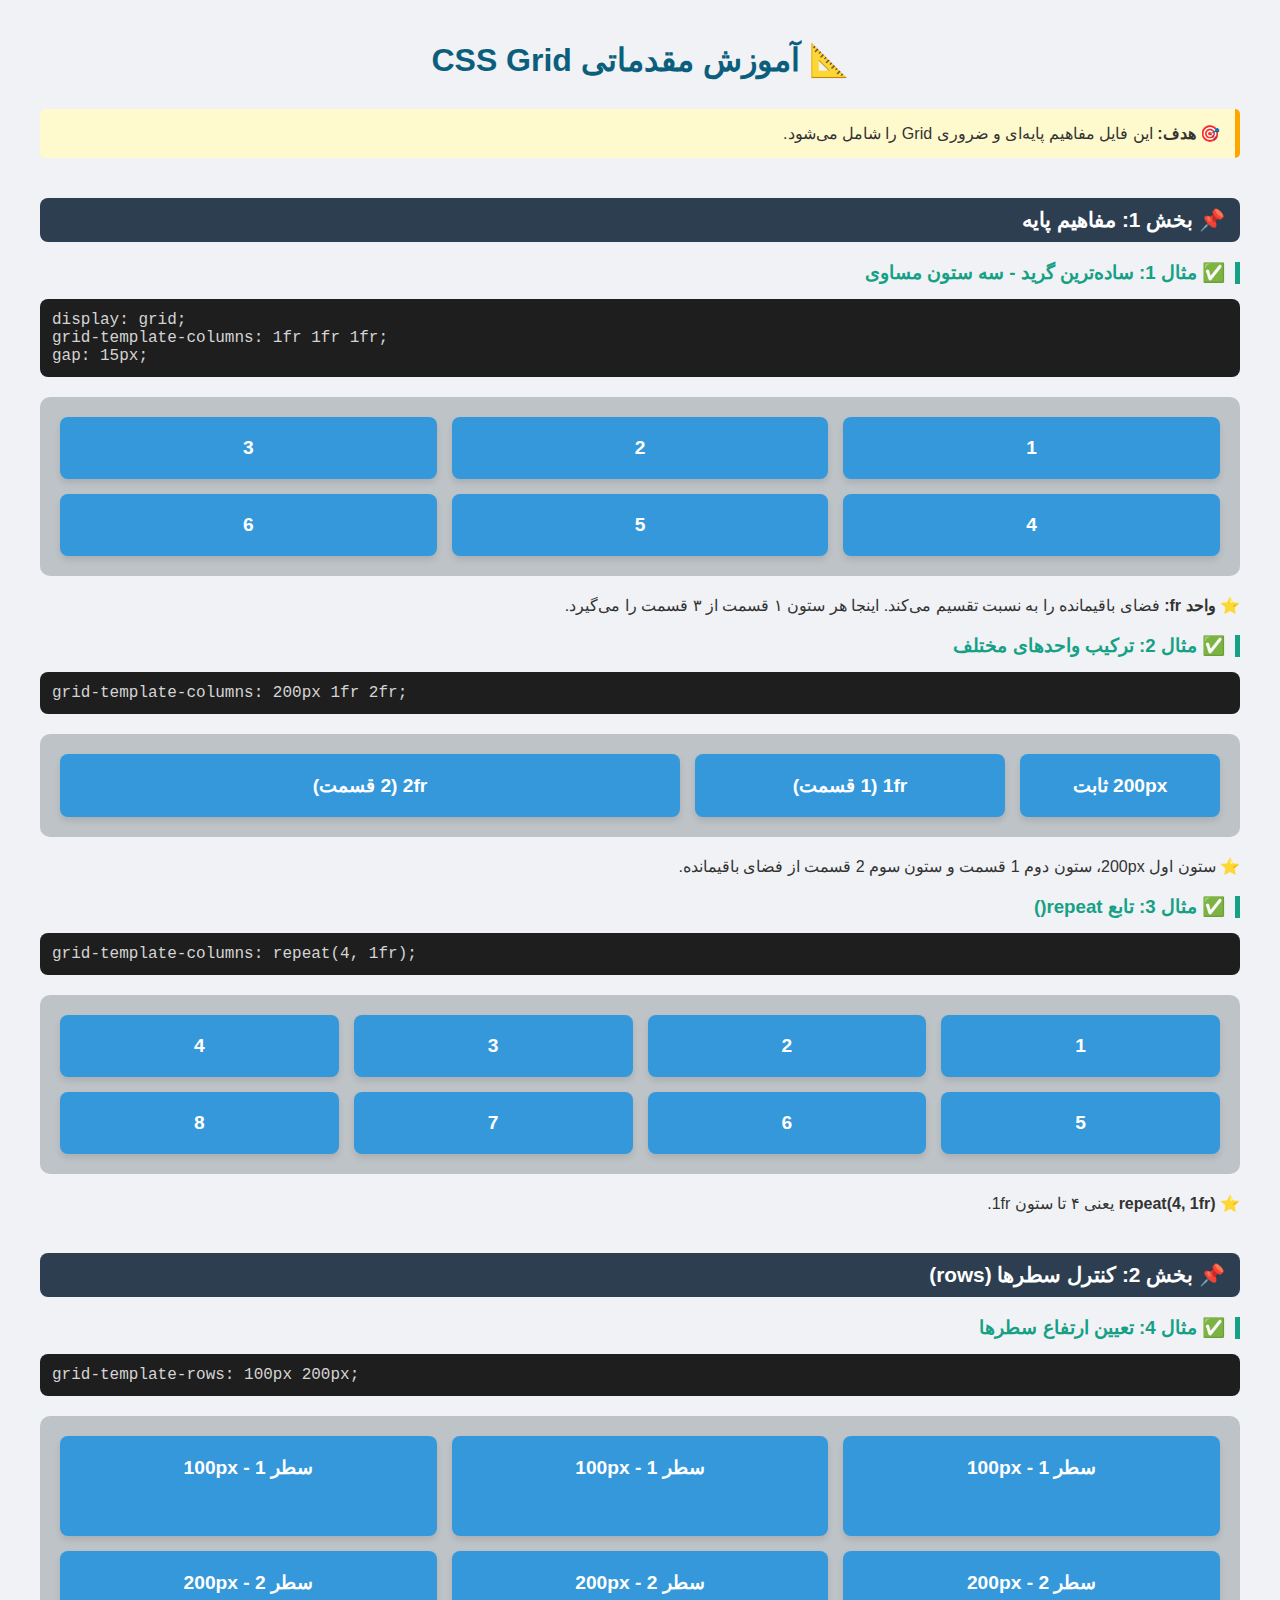
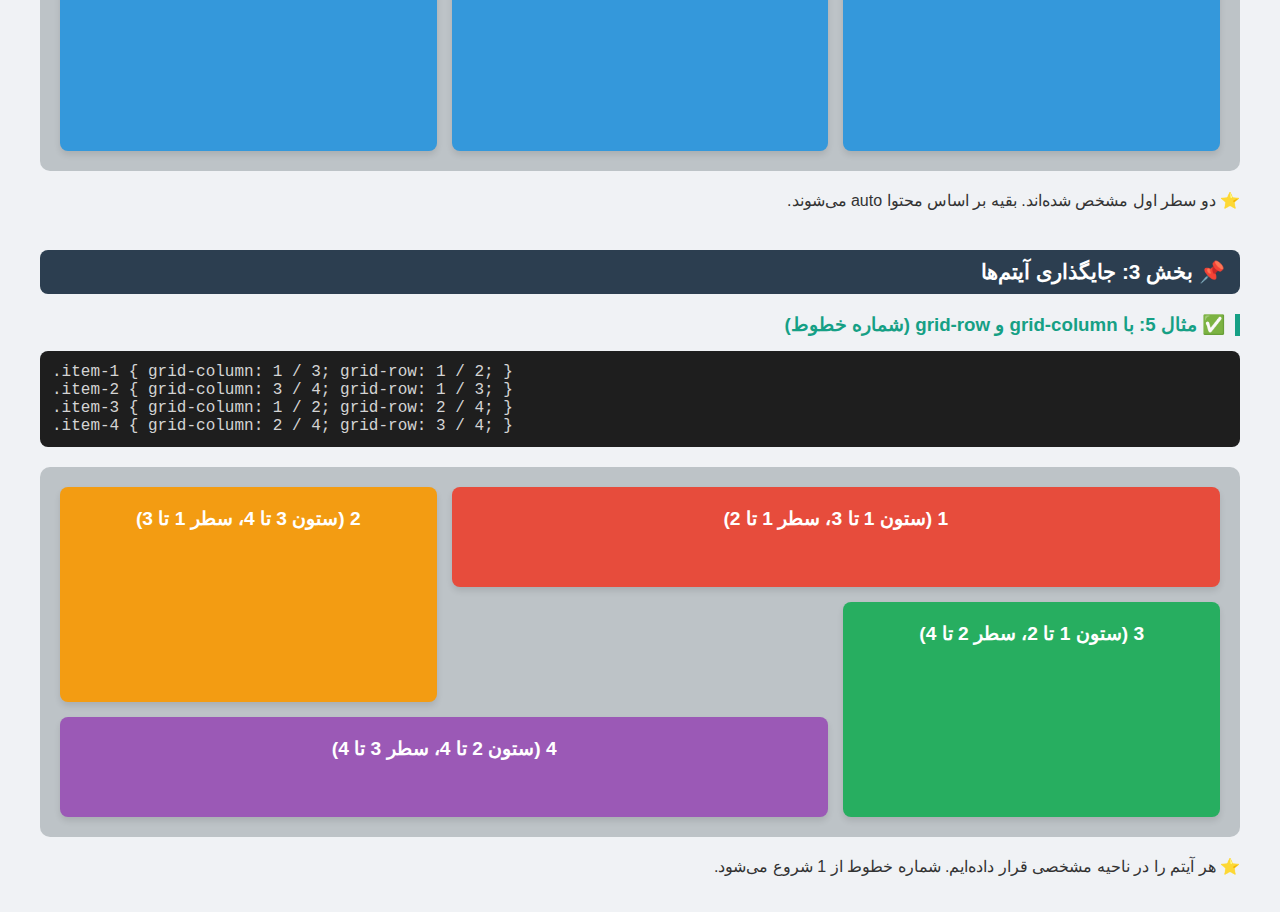
<file: 9/index.html>
<!DOCTYPE html>
<html lang="fa" dir="rtl">
<head>
    <meta charset="UTF-8">
    <meta name="viewport" content="width=device-width, initial-scale=1.0">
    <title>آموزش مقدماتی CSS Grid | مفاهیم پایه</title>
    <style>
        /* استایل کلی صفحه */
        body {
            font-family: Vazir, Tahoma, Arial, sans-serif;
            background: #f0f2f5;
            margin: 0;
            padding: 20px;
            color: #333;
        }
        .container {
            max-width: 1200px;
            margin: 0 auto;
        }
        h1 {
            text-align: center;
            color: #0b5e7c;
            margin-bottom: 30px;
        }
        h2 {
            background: #2c3e50;
            color: white;
            padding: 10px 15px;
            border-radius: 8px;
            margin-top: 40px;
            font-size: 1.3rem;
        }
        h3 {
            color: #16a085;
            margin: 20px 0 10px;
            border-right: 5px solid #16a085;
            padding-right: 10px;
        }
        .note {
            background: #fffacd;
            border-right: 5px solid #ffa500;
            padding: 15px;
            border-radius: 5px;
            margin: 20px 0;
        }
        .code {
            background: #1e1e1e;
            color: #d4d4d4;
            padding: 12px;
            border-radius: 8px;
            font-family: 'Courier New', monospace;
            direction: ltr;
            text-align: left;
            margin: 15px 0;
            overflow-x: auto;
        }
        
        /* استایل گریدها */
        .grid-demo {
            background: #bdc3c7;
            padding: 20px;
            border-radius: 10px;
            margin: 20px 0;
        }
        
        .grid-item {
            background: #3498db;
            color: white;
            padding: 20px;
            border-radius: 8px;
            text-align: center;
            font-size: 1.2rem;
            font-weight: bold;
            box-shadow: 0 4px 6px rgba(0,0,0,0.1);
            transition: transform 0.2s;
        }
        
        .grid-item:hover {
            transform: scale(1.02);
            background: #2980b9;
        }
        
        .grid-item.special {
            background: #e67e22;
        }
        
        .grid-item.highlight {
            background: #2ecc71;
        }

        /* ========== مثال‌های گرید ========== */
        
        /* 1. گرید ساده - 3 ستون */
        .grid-1 {
            display: grid;
            grid-template-columns: 1fr 1fr 1fr;
            gap: 15px;
        }
        
        /* 2. ترکیب واحدها */
        .grid-2 {
            display: grid;
            grid-template-columns: 200px 1fr 2fr;
            gap: 15px;
        }
        
        /* 3. با repeat */
        .grid-3 {
            display: grid;
            grid-template-columns: repeat(4, 1fr);
            gap: 15px;
        }
                
        /* 4. تعیین ارتفاع سطرها */
        .grid-4 {
            display: grid;
            grid-template-columns: repeat(3, 1fr);
            grid-template-rows: 100px 200px;
            gap: 15px;
        }
        
        /* 5. جاگذاری آیتم‌ها با line numbers */
        .grid-5 {
            display: grid;
            grid-template-columns: repeat(3, 1fr);
            grid-template-rows: repeat(3, 100px);
            gap: 15px;
        }
        
        .item-1 { grid-column: 1 / 3; grid-row: 1 / 2; background: #e74c3c; }
        .item-2 { grid-column: 3 / 4; grid-row: 1 / 3; background: #f39c12; }
        .item-3 { grid-column: 1 / 2; grid-row: 2 / 4; background: #27ae60; }
        .item-4 { grid-column: 2 / 4; grid-row: 3 / 4; background: #9b59b6; }
        
        /* 6. align و justify */
        .grid-6 {
            display: grid;
            grid-template-columns: repeat(3, 100px);
            grid-template-rows: repeat(2, 100px);
            gap: 15px;
            height: 350px;
            background: #95a5a6;
            justify-content: center;
            align-content: center;
        }
        
        .grid-6 .grid-item {
            display: flex;
            align-items: center;
            justify-content: center;
        }
        
        .start-self { align-self: start; justify-self: start; background: #e67e22; }
        .center-self { align-self: center; justify-self: center; background: #27ae60; }
        .end-self { align-self: end; justify-self: end; background: #e74c3c; }
        .stretch-self { align-self: stretch; justify-self: stretch; background: #8e44ad; }
    </style>
</head>
<body>
    <div class="container">
        <h1>📐 آموزش مقدماتی CSS Grid</h1>
        
        <div class="note">
            <strong>🎯 هدف:</strong> این فایل مفاهیم پایه‌ای و ضروری Grid را شامل می‌شود.
        </div>

        <!-- ======================== بخش 1: مفاهیم پایه ======================== -->
        <h2>📌 بخش 1: مفاهیم پایه</h2>
        
        <h3>✅ مثال 1: ساده‌ترین گرید - سه ستون مساوی</h3>
        <div class="code">
            display: grid;<br>
            grid-template-columns: 1fr 1fr 1fr;<br>
            gap: 15px;
        </div>
        <div class="grid-demo">
            <div class="grid-1">
                <div class="grid-item">1</div>
                <div class="grid-item">2</div>
                <div class="grid-item">3</div>
                <div class="grid-item">4</div>
                <div class="grid-item">5</div>
                <div class="grid-item">6</div>
            </div>
        </div>
        <p>⭐ <strong>واحد fr:</strong> فضای باقیمانده را به نسبت تقسیم می‌کند. اینجا هر ستون ۱ قسمت از ۳ قسمت را می‌گیرد.</p>

        <h3>✅ مثال 2: ترکیب واحدهای مختلف</h3>
        <div class="code">
            grid-template-columns: 200px 1fr 2fr;
        </div>
        <div class="grid-demo">
            <div class="grid-2">
                <div class="grid-item">200px ثابت</div>
                <div class="grid-item">1fr (1 قسمت)</div>
                <div class="grid-item">2fr (2 قسمت)</div>
            </div>
        </div>
        <p>⭐ ستون اول 200px، ستون دوم 1 قسمت و ستون سوم 2 قسمت از فضای باقیمانده.</p>

        <h3>✅ مثال 3: تابع repeat()</h3>
        <div class="code">
            grid-template-columns: repeat(4, 1fr);
        </div>
        <div class="grid-demo">
            <div class="grid-3">
                <div class="grid-item">1</div>
                <div class="grid-item">2</div>
                <div class="grid-item">3</div>
                <div class="grid-item">4</div>
                <div class="grid-item">5</div>
                <div class="grid-item">6</div>
                <div class="grid-item">7</div>
                <div class="grid-item">8</div>
            </div>
        </div>
        <p>⭐ <strong>repeat(4, 1fr)</strong> یعنی ۴ تا ستون 1fr.</p>

        <!-- ======================== بخش 2: سطرها ======================== -->
        <h2>📌 بخش 2: کنترل سطرها (rows)</h2>

        <h3>✅ مثال 4: تعیین ارتفاع سطرها</h3>
        <div class="code">
            grid-template-rows: 100px 200px;
        </div>
        <div class="grid-demo">
            <div class="grid-4">
                <div class="grid-item">سطر 1 - 100px</div>
                <div class="grid-item">سطر 1 - 100px</div>
                <div class="grid-item">سطر 1 - 100px</div>
                <div class="grid-item">سطر 2 - 200px</div>
                <div class="grid-item">سطر 2 - 200px</div>
                <div class="grid-item">سطر 2 - 200px</div>
            </div>
        </div>
        <p>⭐ دو سطر اول مشخص شده‌اند. بقیه بر اساس محتوا auto می‌شوند.</p>

        <!-- ======================== بخش 3: جایگذاری ======================== -->
        <h2>📌 بخش 3: جایگذاری آیتم‌ها</h2>

        <h3>✅ مثال 5: با grid-column و grid-row (شماره خطوط)</h3>
        <div class="code">
            .item-1 { grid-column: 1 / 3; grid-row: 1 / 2; }<br>
            .item-2 { grid-column: 3 / 4; grid-row: 1 / 3; }<br>
            .item-3 { grid-column: 1 / 2; grid-row: 2 / 4; }<br>
            .item-4 { grid-column: 2 / 4; grid-row: 3 / 4; }
        </div>
        <div class="grid-demo">
            <div class="grid-5">
                <div class="grid-item item-1">1 (ستون 1 تا 3، سطر 1 تا 2)</div>
                <div class="grid-item item-2">2 (ستون 3 تا 4، سطر 1 تا 3)</div>
                <div class="grid-item item-3">3 (ستون 1 تا 2، سطر 2 تا 4)</div>
                <div class="grid-item item-4">4 (ستون 2 تا 4، سطر 3 تا 4)</div>
            </div>
        </div>
        <p>⭐ هر آیتم را در ناحیه مشخصی قرار داده‌ایم. شماره خطوط از 1 شروع می‌شود.</p>
    </div>
</body>
</html>
</file>
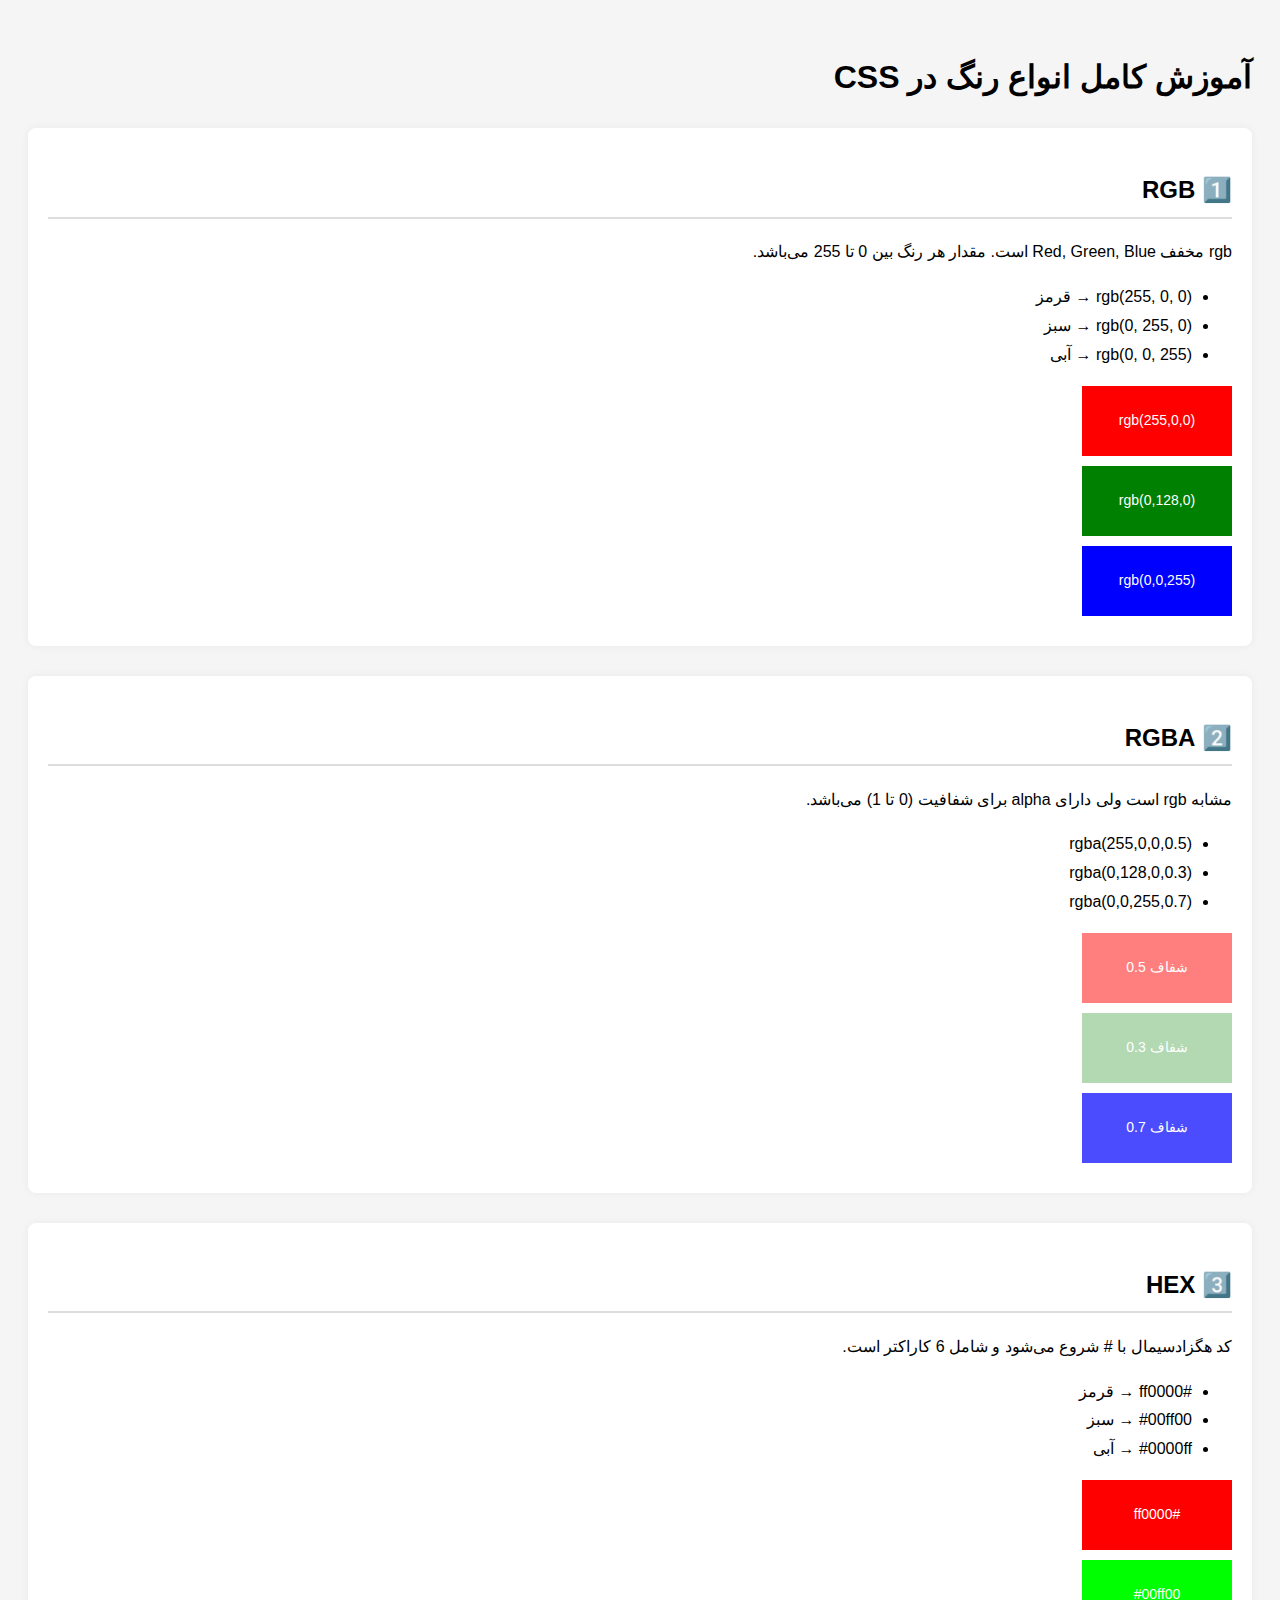
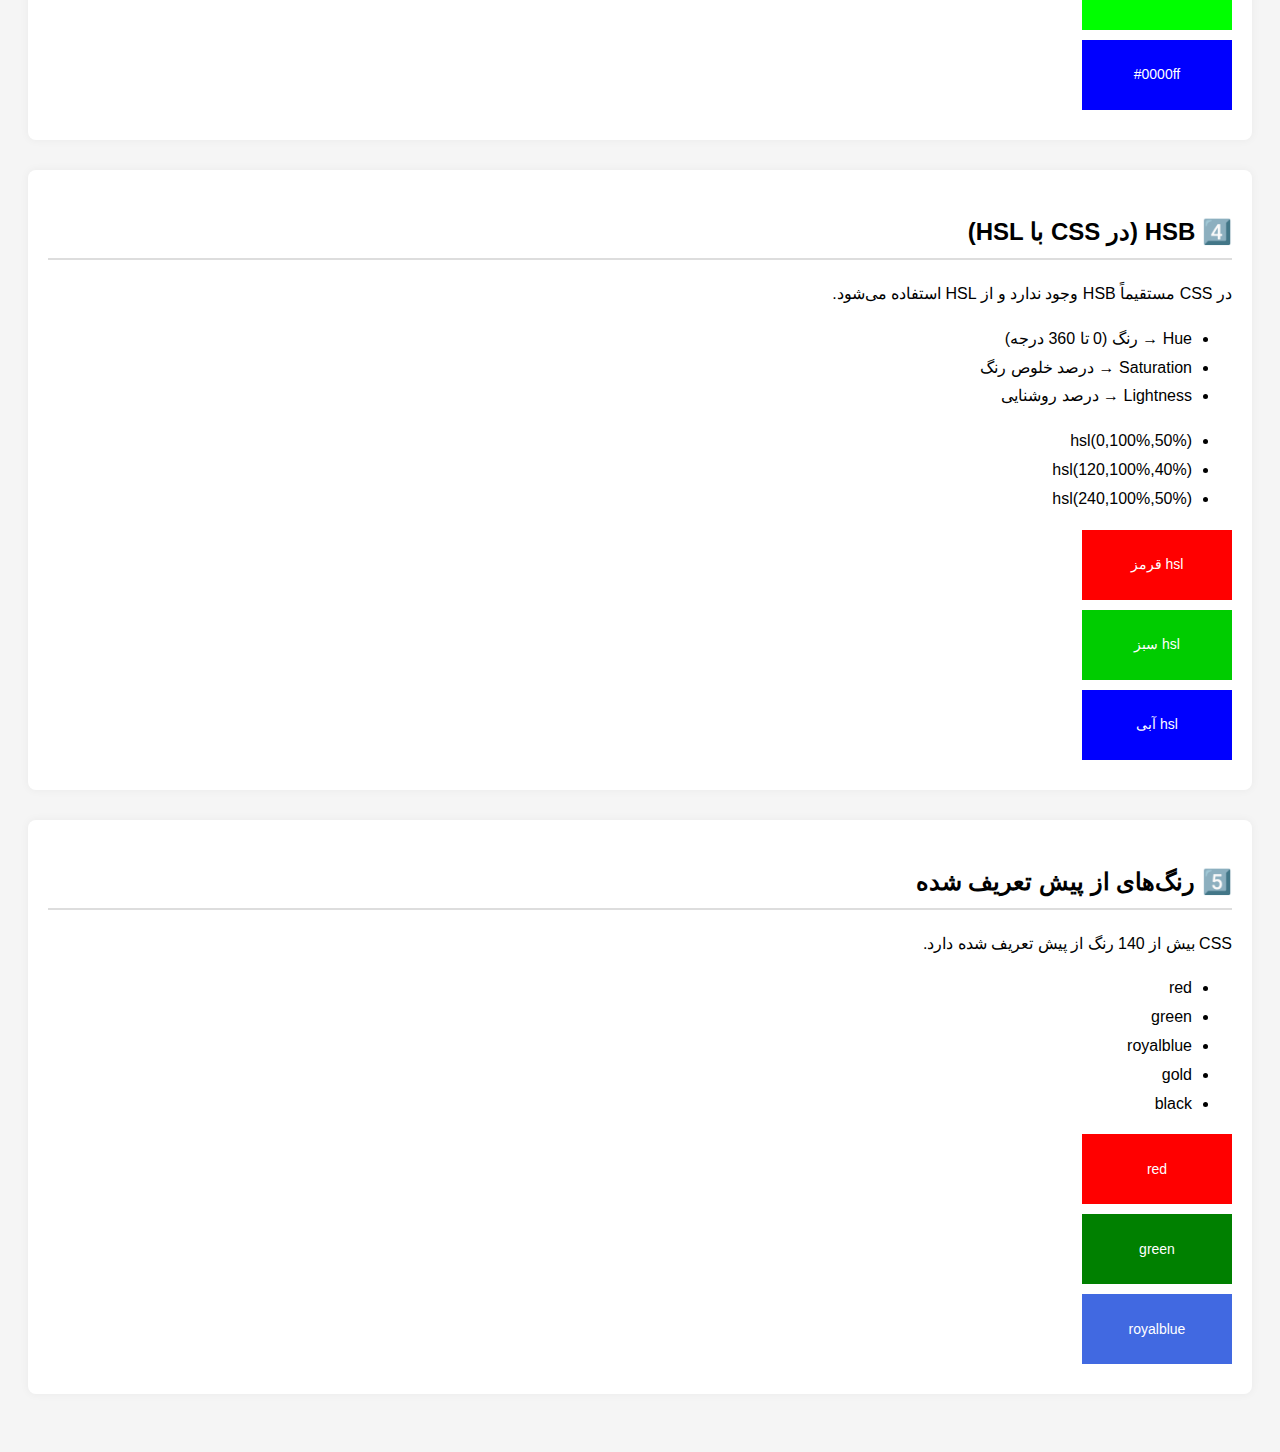
<file: 3/colors.html>
<!DOCTYPE html>
<html lang="fa">
<head>
<meta charset="UTF-8">
<title>آموزش انواع رنگ در CSS</title>

<style>

/* تنظیمات کلی صفحه */
body {
    font-family: sans-serif;
    direction: rtl;
    padding: 20px;
    background: #f5f5f5;
    line-height: 1.8;
}

section {
    background: white;
    padding: 20px;
    margin-bottom: 30px;
    border-radius: 8px;
    box-shadow: 0 0 10px rgba(0,0,0,0.05);
}

h2 {
    border-bottom: 2px solid #ddd;
    padding-bottom: 5px;
}

/* ================= RGB ================= */

.rgb-box1 { background: rgb(255, 0, 0); }
.rgb-box2 { background: rgb(0, 128, 0); }
.rgb-box3 { background: rgb(0, 0, 255); }

/* ================= RGBA ================= */

.rgba-box1 { background: rgba(255, 0, 0, 0.5); }
.rgba-box2 { background: rgba(0, 128, 0, 0.3); }
.rgba-box3 { background: rgba(0, 0, 255, 0.7); }

/* ================= HEX ================= */

.hex-box1 { background: #ff0000; }
.hex-box2 { background: #00ff00; }
.hex-box3 { background: #0000ff; }

/* ================= HSL (جایگزین HSB در CSS) ================= */

.hsl-box1 { background: hsl(0, 100%, 50%); }
.hsl-box2 { background: hsl(120, 100%, 40%); }
.hsl-box3 { background: hsl(240, 100%, 50%); }

/* ================= رنگ‌های از پیش تعریف شده ================= */

.named-box1 { background: red; }
.named-box2 { background: green; }
.named-box3 { background: royalblue; }

/* استایل مشترک برای باکس‌ها */

.color-box {
    width: 150px;
    height: 70px;
    margin: 10px 0;
    color: white;
    display: flex;
    align-items: center;
    justify-content: center;
    font-size: 14px;
}

</style>
</head>

<body>

<h1>آموزش کامل انواع رنگ در CSS</h1>

<!-- ================= RGB ================= -->
<section>
<h2>1️⃣ RGB</h2>
<p>rgb مخفف Red, Green, Blue است. مقدار هر رنگ بین 0 تا 255 می‌باشد.</p>

<ul>
<li>rgb(255, 0, 0) → قرمز</li>
<li>rgb(0, 255, 0) → سبز</li>
<li>rgb(0, 0, 255) → آبی</li>
</ul>

<div class="color-box rgb-box1">rgb(255,0,0)</div>
<div class="color-box rgb-box2">rgb(0,128,0)</div>
<div class="color-box rgb-box3">rgb(0,0,255)</div>
</section>


<!-- ================= RGBA ================= -->
<section>
<h2>2️⃣ RGBA</h2>
<p>مشابه rgb است ولی دارای alpha برای شفافیت (0 تا 1) می‌باشد.</p>

<ul>
<li>rgba(255,0,0,0.5)</li>
<li>rgba(0,128,0,0.3)</li>
<li>rgba(0,0,255,0.7)</li>
</ul>

<div class="color-box rgba-box1">شفاف 0.5</div>
<div class="color-box rgba-box2">شفاف 0.3</div>
<div class="color-box rgba-box3">شفاف 0.7</div>
</section>


<!-- ================= HEX ================= -->
<section>
<h2>3️⃣ HEX</h2>
<p>کد هگزادسیمال با # شروع می‌شود و شامل 6 کاراکتر است.</p>

<ul>
<li>#ff0000 → قرمز</li>
<li>#00ff00 → سبز</li>
<li>#0000ff → آبی</li>
</ul>

<div class="color-box hex-box1">#ff0000</div>
<div class="color-box hex-box2">#00ff00</div>
<div class="color-box hex-box3">#0000ff</div>
</section>


<!-- ================= HSB / HSL ================= -->
<section>
<h2>4️⃣ HSB (در CSS با HSL)</h2>
<p>
در CSS مستقیماً HSB وجود ندارد و از HSL استفاده می‌شود.
</p>

<ul>
<li>Hue → رنگ (0 تا 360 درجه)</li>
<li>Saturation → درصد خلوص رنگ</li>
<li>Lightness → درصد روشنایی</li>
</ul>

<ul>
<li>hsl(0,100%,50%)</li>
<li>hsl(120,100%,40%)</li>
<li>hsl(240,100%,50%)</li>
</ul>

<div class="color-box hsl-box1">hsl قرمز</div>
<div class="color-box hsl-box2">hsl سبز</div>
<div class="color-box hsl-box3">hsl آبی</div>
</section>


<!-- ================= Named Colors ================= -->
<section>
<h2>5️⃣ رنگ‌های از پیش تعریف شده</h2>
<p>CSS بیش از 140 رنگ از پیش تعریف شده دارد.</p>

<ul>
<li>red</li>
<li>green</li>
<li>royalblue</li>
<li>gold</li>
<li>black</li>
</ul>

<div class="color-box named-box1">red</div>
<div class="color-box named-box2">green</div>
<div class="color-box named-box3">royalblue</div>
</section>

</body>
</html>
</file>
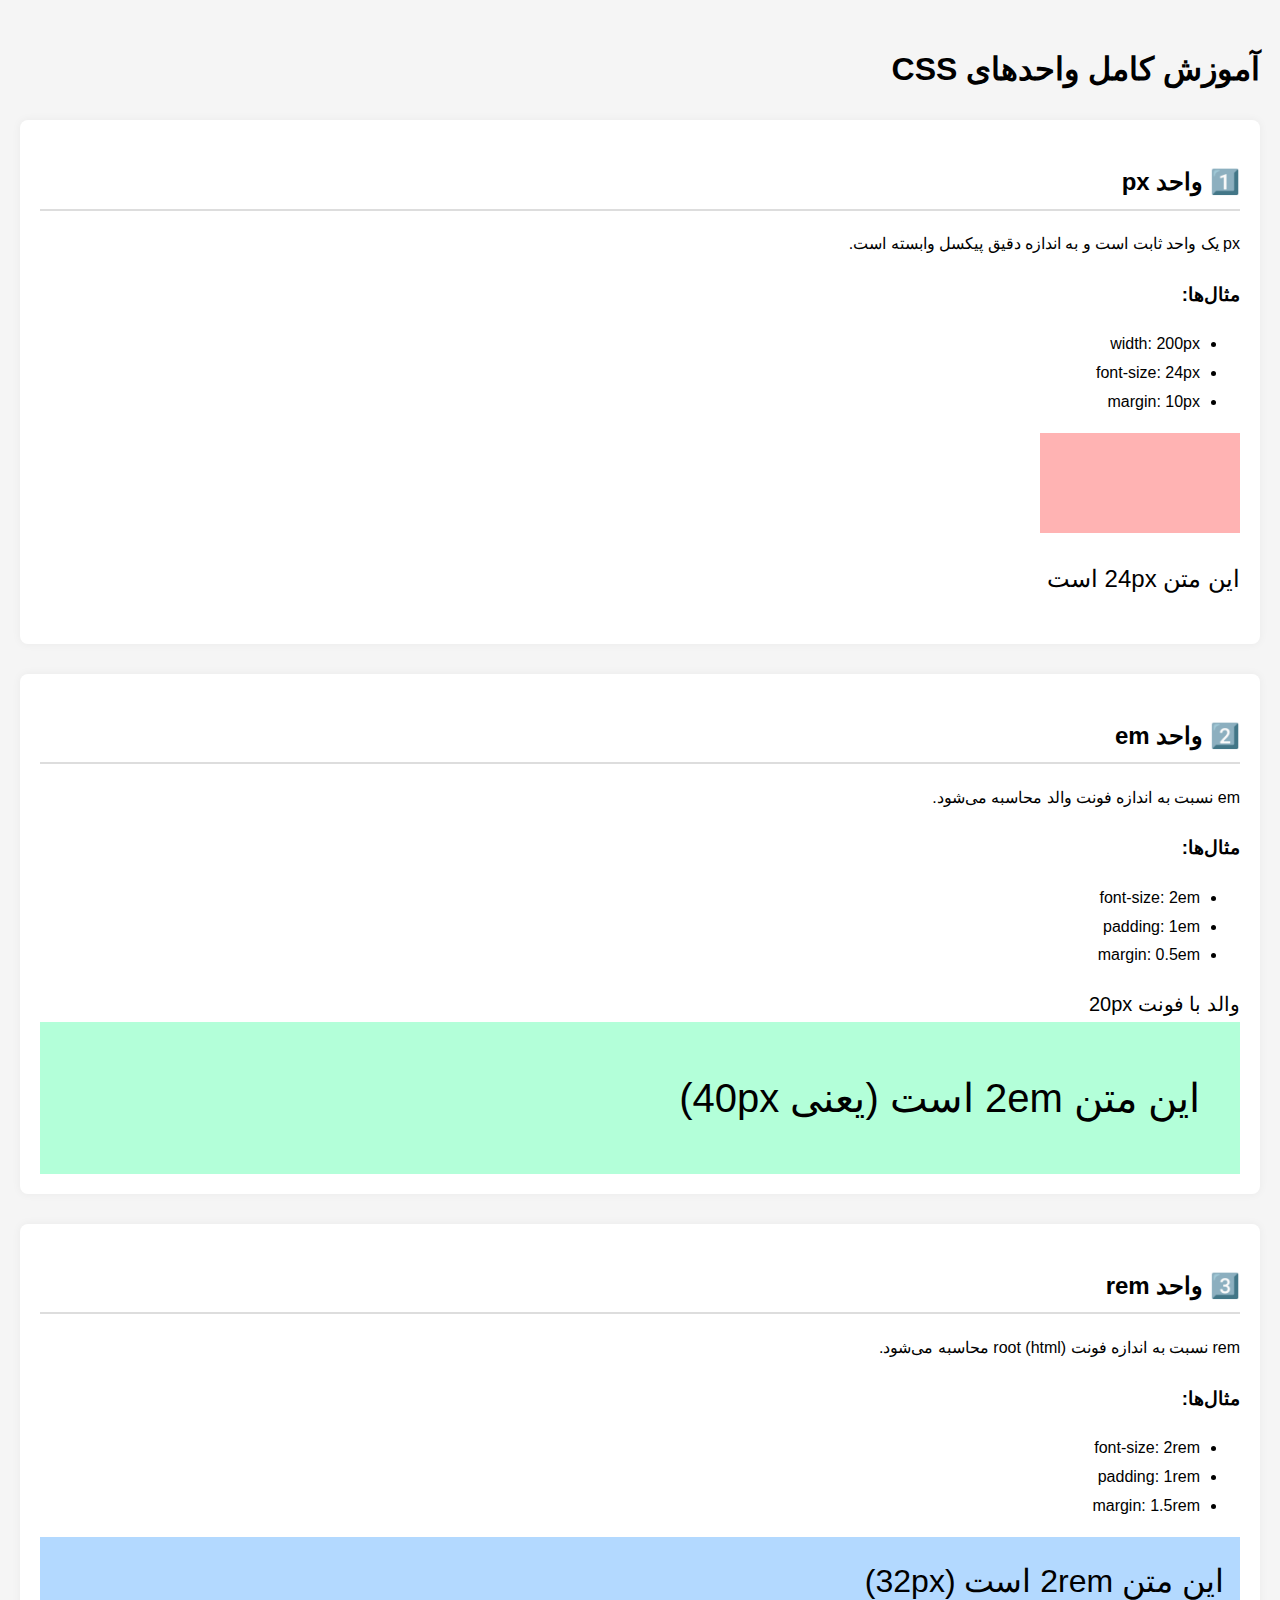
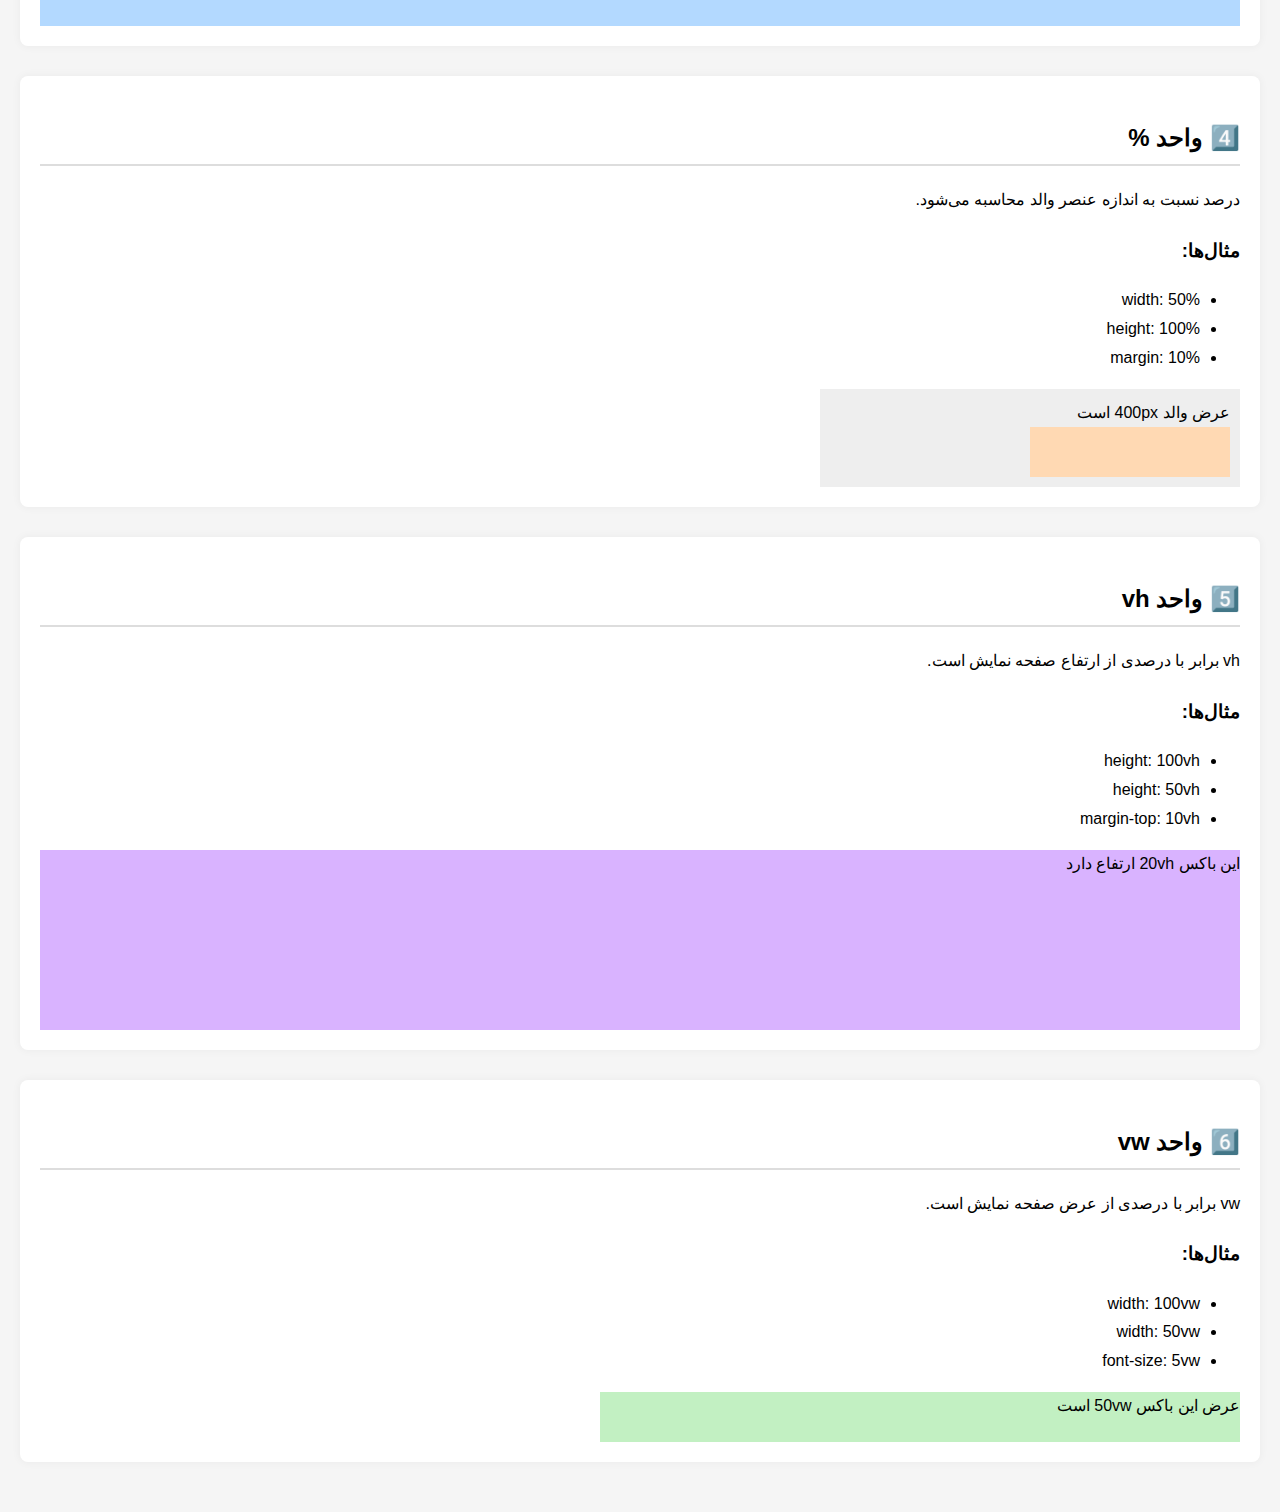
<file: 3/units.html>
<!DOCTYPE html>
<html lang="fa">
<head>
<meta charset="UTF-8">
<title>آموزش واحدهای CSS</title>

<style>

/* =========================
   تنظیمات کلی صفحه
========================= */

body {
    font-family: sans-serif;
    direction: rtl;
    line-height: 1.8;
    margin: 0;
    padding: 20px;
    background: #f5f5f5;
}

section {
    background: white;
    padding: 20px;
    margin-bottom: 30px;
    border-radius: 8px;
    box-shadow: 0 0 10px rgba(0,0,0,0.05);
}

h2 {
    border-bottom: 2px solid #ddd;
    padding-bottom: 5px;
}

/* =========================
   1️⃣ px (پیکسل - واحد ثابت)
========================= */

.px-box {
    width: 200px;
    height: 100px;
    background: #ffb3b3;
    margin-top: 10px;
}

.px-text {
    font-size: 24px;
}

/* =========================
   2️⃣ em (وابسته به والد)
========================= */

.em-parent {
    font-size: 20px;
}

.em-child {
    font-size: 2em; /* 2 × 20px = 40px */
    background: #b3ffd9;
    padding: 1em;
}

/* =========================
   3️⃣ rem (وابسته به root)
========================= */

html {
    font-size: 16px;
}

.rem-box {
    font-size: 2rem; /* 2 × 16px = 32px */
    padding: 1rem;
    background: #b3d9ff;
}

/* =========================
   4️⃣ % (درصدی - نسبی)
========================= */

.percent-parent {
    width: 400px;
    background: #eee;
    padding: 10px;
}

.percent-child {
    width: 50%;
    height: 50px;
    background: #ffd9b3;
}

/* =========================
   5️⃣ vh (ارتفاع صفحه)
========================= */

.vh-box {
    height: 20vh;
    background: #d9b3ff;
    margin-top: 10px;
}

/* =========================
   6️⃣ vw (عرض صفحه)
========================= */

.vw-box {
    width: 50vw;
    height: 50px;
    background: #c2f0c2;
    margin-top: 10px;
}

</style>
</head>

<body>

<h1>آموزش کامل واحدهای CSS</h1>

<!-- ================= px ================= -->
<section>
<h2>1️⃣ واحد px</h2>
<p>px یک واحد ثابت است و به اندازه دقیق پیکسل وابسته است.</p>

<h3>مثال‌ها:</h3>
<ul>
<li>width: 200px</li>
<li>font-size: 24px</li>
<li>margin: 10px</li>
</ul>

<div class="px-box"></div>
<p class="px-text">این متن 24px است</p>
</section>


<!-- ================= em ================= -->
<section>
<h2>2️⃣ واحد em</h2>
<p>em نسبت به اندازه فونت والد محاسبه می‌شود.</p>

<h3>مثال‌ها:</h3>
<ul>
<li>font-size: 2em</li>
<li>padding: 1em</li>
<li>margin: 0.5em</li>
</ul>

<div class="em-parent">
    والد با فونت 20px
    <div class="em-child">
        این متن 2em است (یعنی 40px)
    </div>
</div>
</section>


<!-- ================= rem ================= -->
<section>
<h2>3️⃣ واحد rem</h2>
<p>rem نسبت به اندازه فونت root (html) محاسبه می‌شود.</p>

<h3>مثال‌ها:</h3>
<ul>
<li>font-size: 2rem</li>
<li>padding: 1rem</li>
<li>margin: 1.5rem</li>
</ul>

<div class="rem-box">
    این متن 2rem است (32px)
</div>
</section>


<!-- ================= % ================= -->
<section>
<h2>4️⃣ واحد %</h2>
<p>درصد نسبت به اندازه عنصر والد محاسبه می‌شود.</p>

<h3>مثال‌ها:</h3>
<ul>
<li>width: 50%</li>
<li>height: 100%</li>
<li>margin: 10%</li>
</ul>

<div class="percent-parent">
    عرض والد 400px است
    <div class="percent-child"></div>
</div>
</section>


<!-- ================= vh ================= -->
<section>
<h2>5️⃣ واحد vh</h2>
<p>vh برابر با درصدی از ارتفاع صفحه نمایش است.</p>

<h3>مثال‌ها:</h3>
<ul>
<li>height: 100vh</li>
<li>height: 50vh</li>
<li>margin-top: 10vh</li>
</ul>

<div class="vh-box">
    این باکس 20vh ارتفاع دارد
</div>
</section>


<!-- ================= vw ================= -->
<section>
<h2>6️⃣ واحد vw</h2>
<p>vw برابر با درصدی از عرض صفحه نمایش است.</p>

<h3>مثال‌ها:</h3>
<ul>
<li>width: 100vw</li>
<li>width: 50vw</li>
<li>font-size: 5vw</li>
</ul>

<div class="vw-box">
    عرض این باکس 50vw است
</div>
</section>

</body>
</html>
</file>
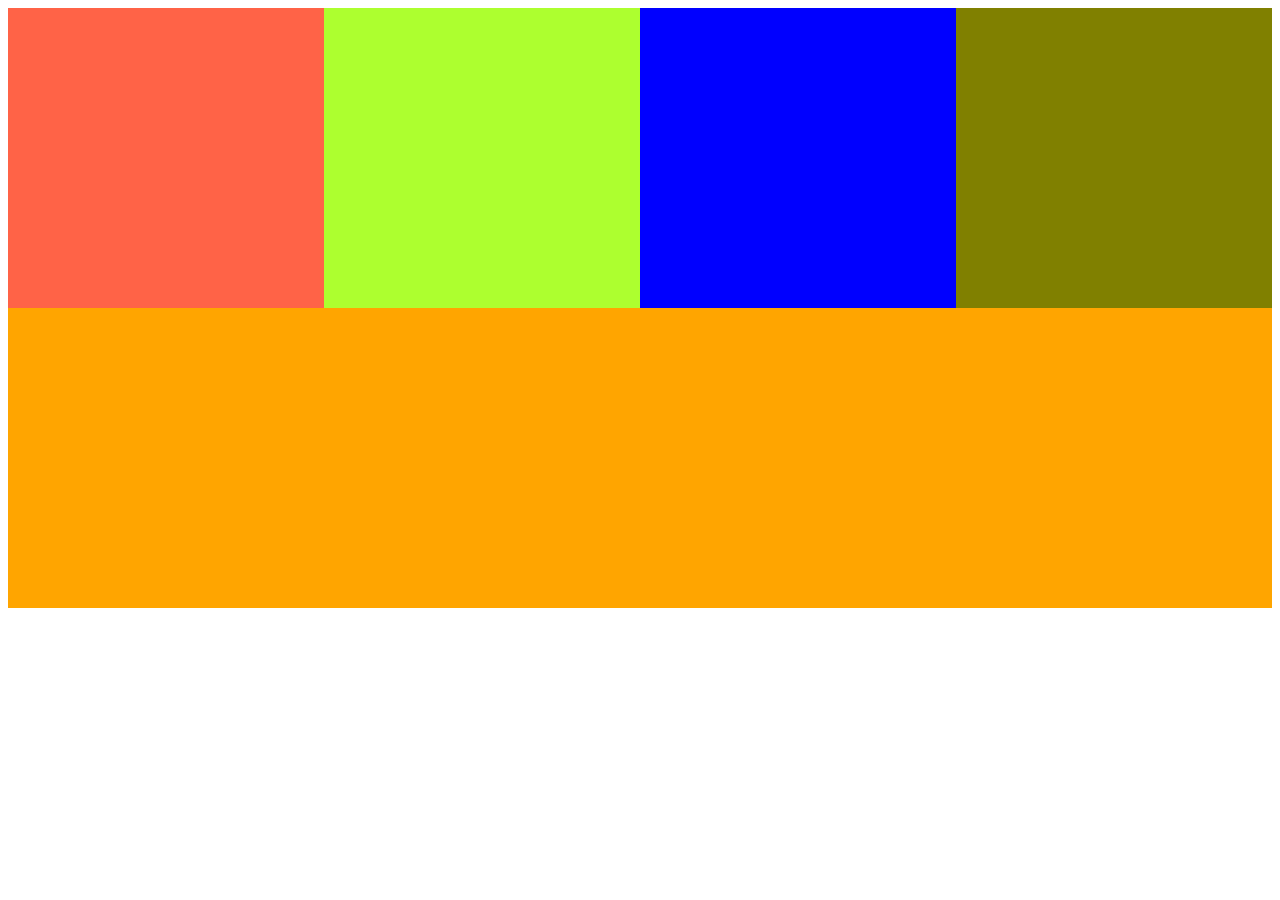
<file: 7/practice.html>
<!DOCTYPE html>
<html lang="en">
<head>
    <meta charset="UTF-8">
    <meta name="viewport" content="width=device-width, initial-scale=1.0">
    <title>Document</title>

    <style>
        .container{
            display: flex;
            flex-wrap: wrap;
        }

        .flex-items{
            height: 300px;
            width: 300px;
            flex: 1 auto;
        }
    </style>
</head>
<body>
    <div class="container">
        <div style="background-color: tomato;" class="flex-items"></div>
        <div style="background-color: greenyellow;" class="flex-items"></div>
        <div style="background-color: blue;" class="flex-items"></div>
        <div style="background-color: olive;" class="flex-items"></div>
        <div style="background-color: orange;" class="flex-items"></div>
    </div>
</body>
</html>
</file>
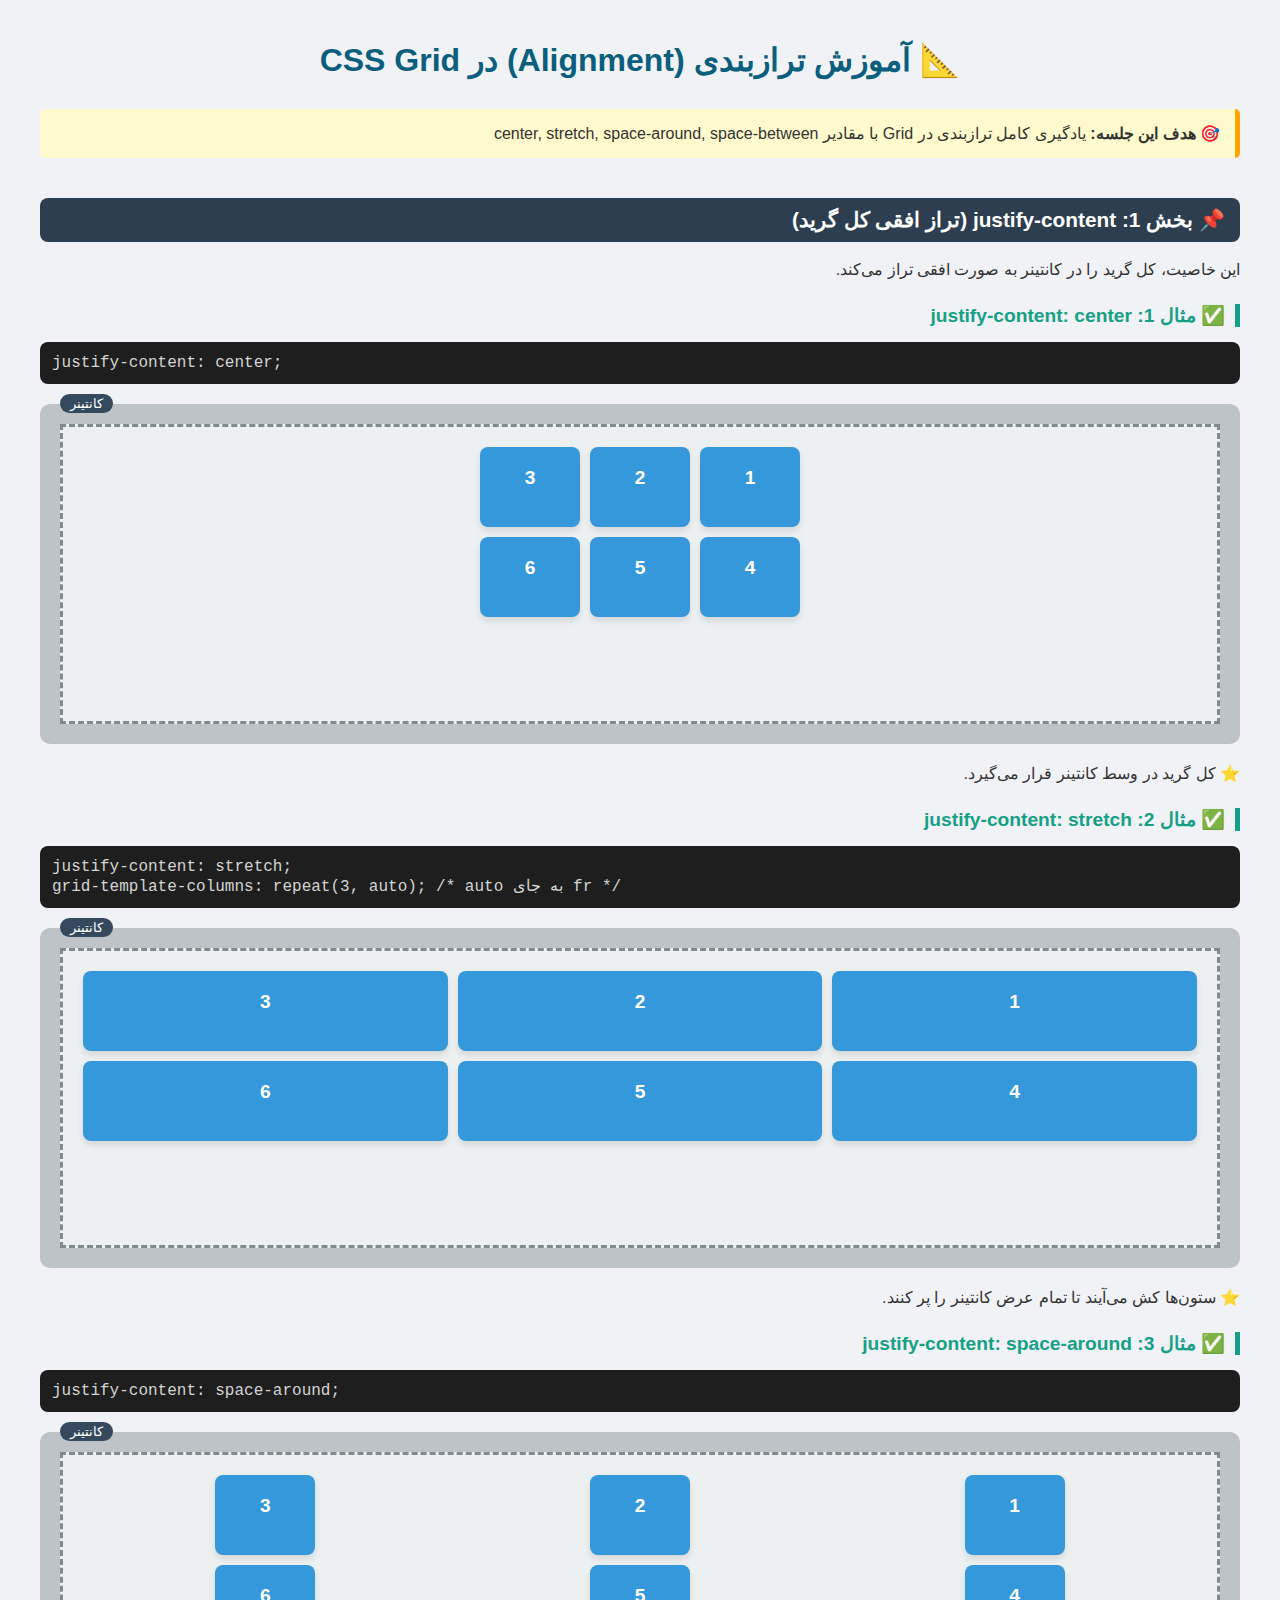
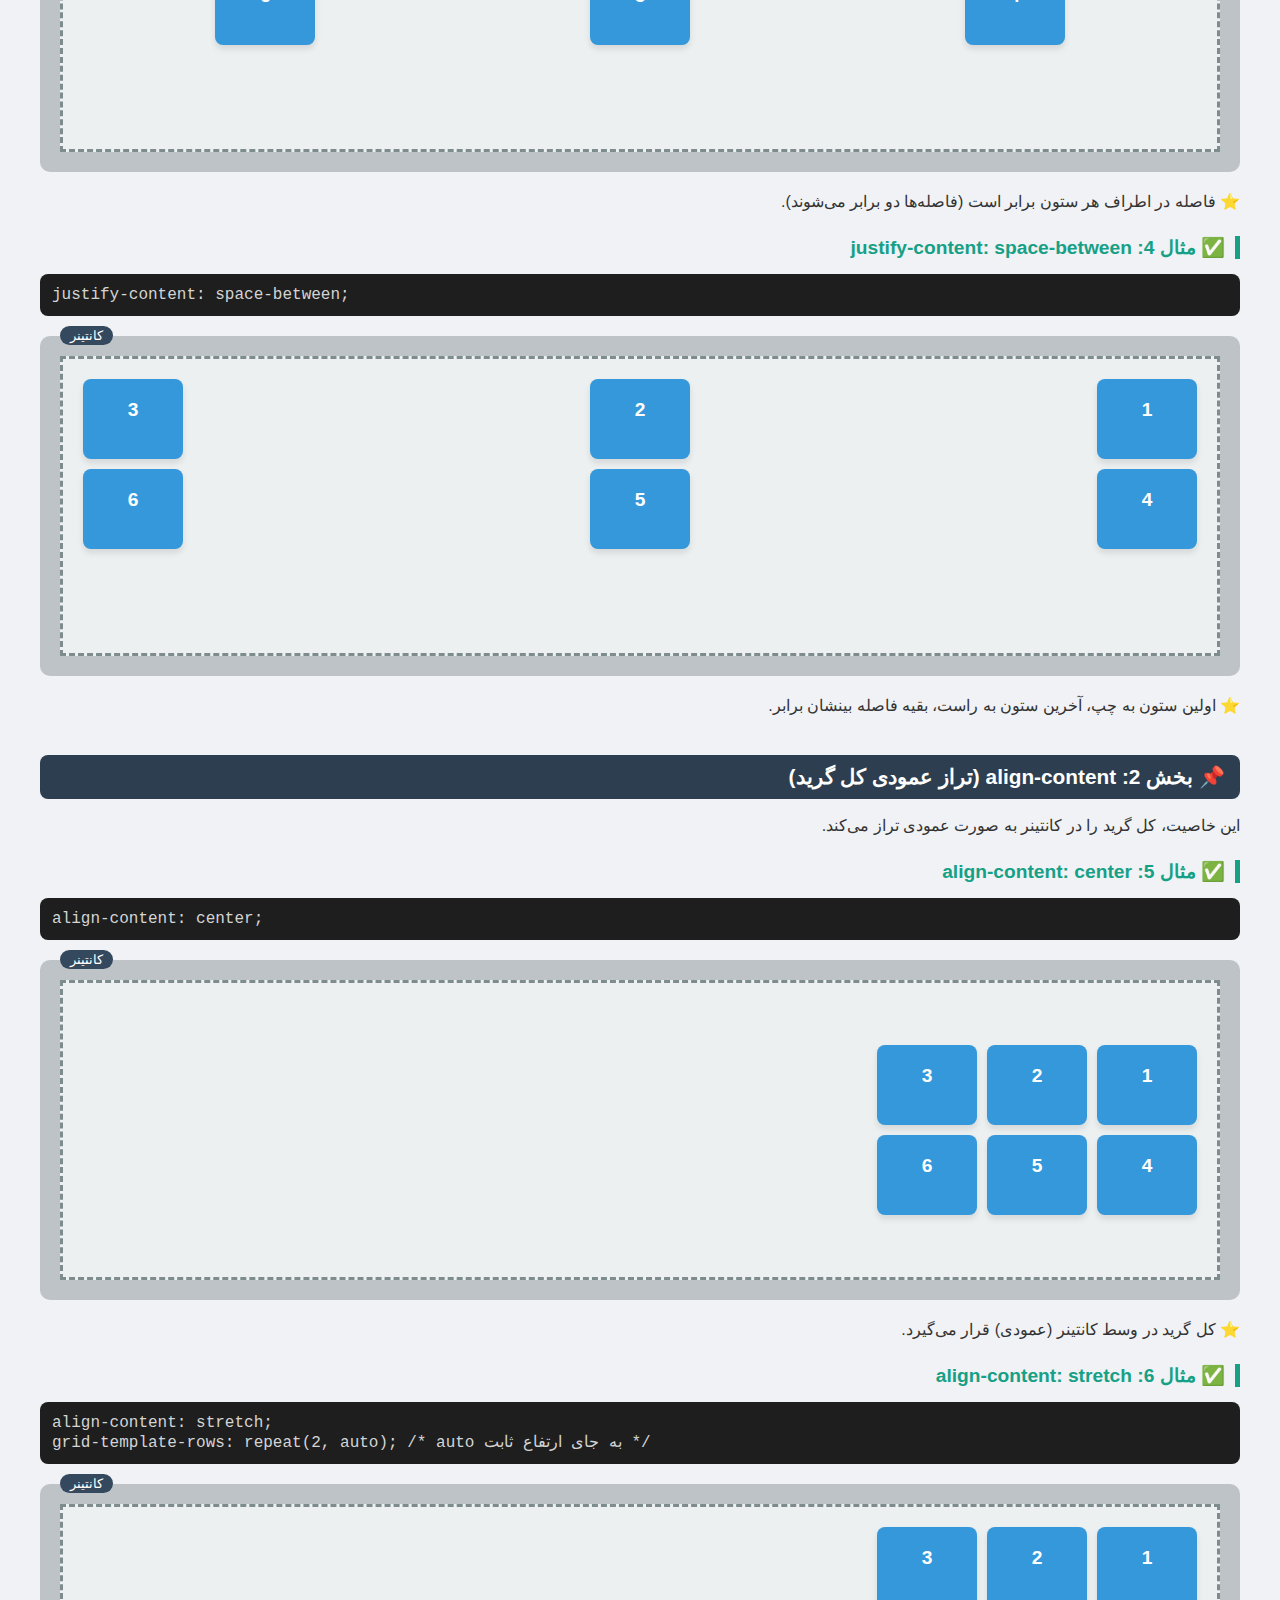
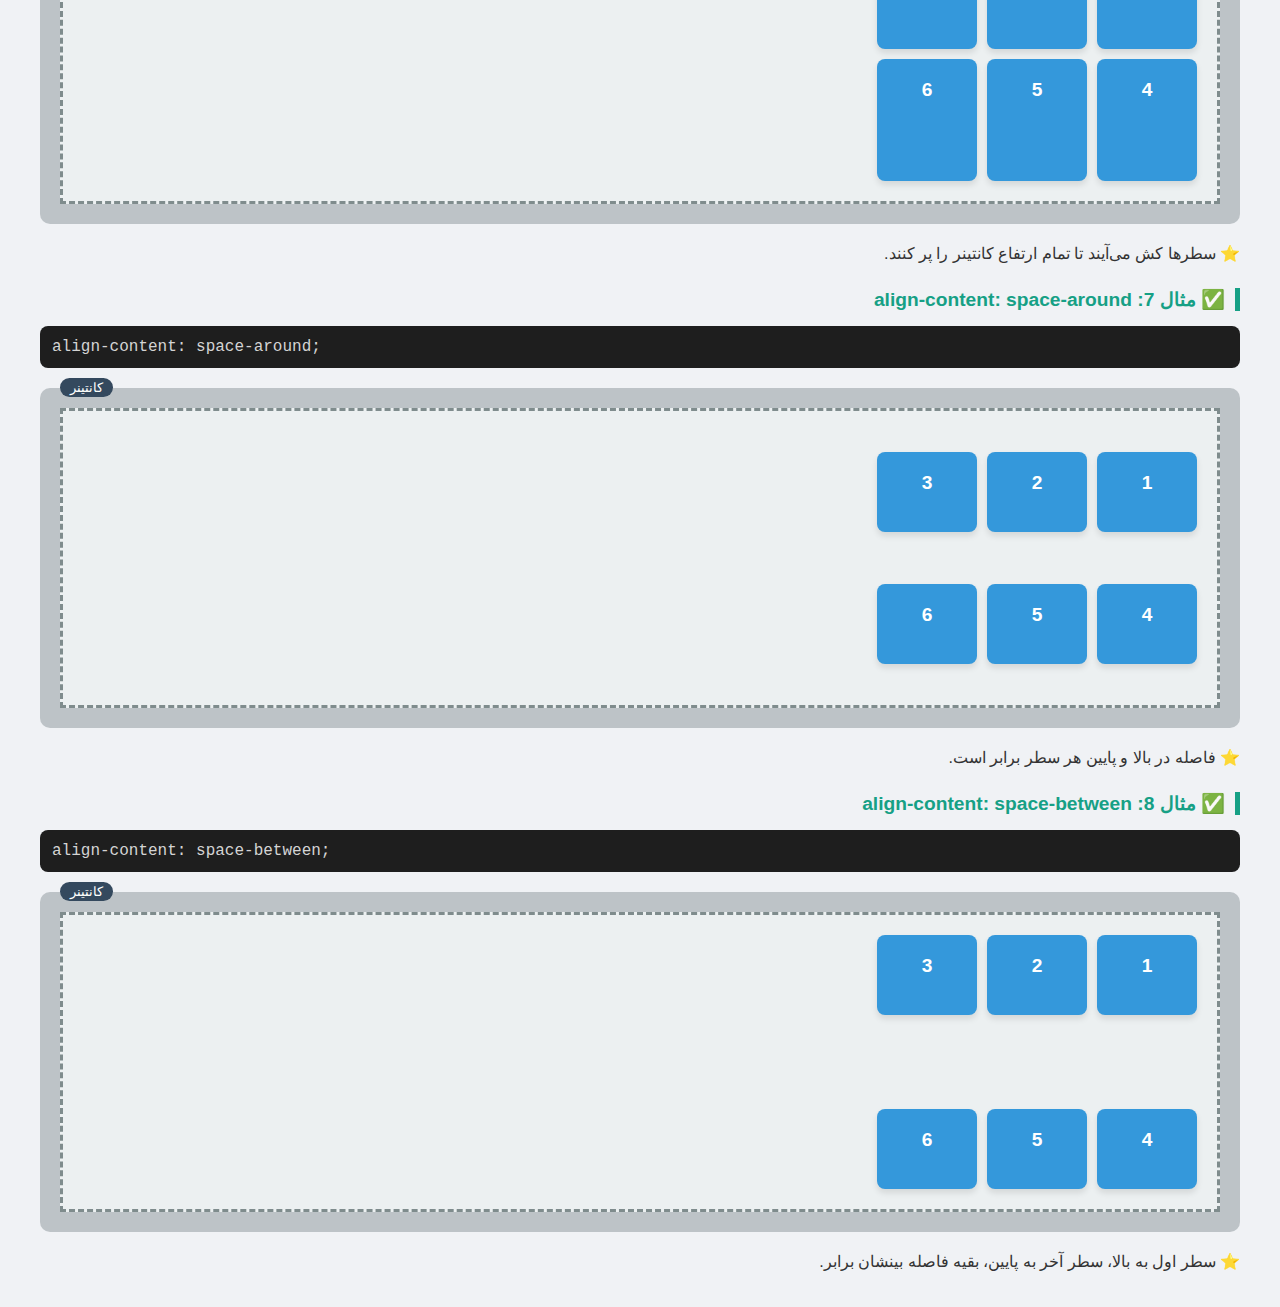
<file: 9/justify.html>
<!DOCTYPE html>
<html lang="fa" dir="rtl">
<head>
    <meta charset="UTF-8">
    <meta name="viewport" content="width=device-width, initial-scale=1.0">
    <title>آموزش مقدماتی CSS Grid | ترازبندی گام به گام</title>
    <style>
        /* استایل کلی صفحه */
        body {
            font-family: Vazir, Tahoma, Arial, sans-serif;
            background: #f0f2f5;
            margin: 0;
            padding: 20px;
            color: #333;
        }
        .container {
            max-width: 1200px;
            margin: 0 auto;
        }
        h1 {
            text-align: center;
            color: #0b5e7c;
            margin-bottom: 30px;
        }
        h2 {
            background: #2c3e50;
            color: white;
            padding: 10px 15px;
            border-radius: 8px;
            margin-top: 40px;
            font-size: 1.3rem;
        }
        h3 {
            color: #16a085;
            margin: 25px 0 15px;
            border-right: 5px solid #16a085;
            padding-right: 10px;
            font-size: 1.2rem;
        }
        h4 {
            color: #e67e22;
            margin: 20px 0 10px;
            font-size: 1.1rem;
        }
        .note {
            background: #fffacd;
            border-right: 5px solid #ffa500;
            padding: 15px;
            border-radius: 5px;
            margin: 20px 0;
        }
        .code {
            background: #1e1e1e;
            color: #d4d4d4;
            padding: 12px;
            border-radius: 8px;
            font-family: 'Courier New', monospace;
            direction: ltr;
            text-align: left;
            margin: 15px 0;
            overflow-x: auto;
        }
        
        /* استایل گریدها */
        .grid-demo {
            background: #bdc3c7;
            padding: 20px;
            border-radius: 10px;
            margin: 20px 0;
            position: relative;
        }
        
        .grid-demo::before {
            content: "کانتینر";
            position: absolute;
            top: -10px;
            left: 20px;
            background: #34495e;
            color: white;
            padding: 2px 10px;
            border-radius: 20px;
            font-size: 0.8rem;
        }
        
        .grid-item {
            background: #3498db;
            color: white;
            padding: 20px;
            border-radius: 8px;
            text-align: center;
            font-size: 1.2rem;
            font-weight: bold;
            box-shadow: 0 4px 6px rgba(0,0,0,0.1);
        }
        
        .grid-item.small {
            padding: 10px;
            font-size: 1rem;
        }
        
        /* گرید پایه برای همه مثال‌ها */
        .base-grid {
            display: grid;
            grid-template-columns: repeat(3, 100px);
            grid-template-rows: repeat(2, 80px);
            gap: 10px;
            background: #ecf0f1;
            padding: 20px;
            border: 3px dashed #7f8c8d;
            height: 300px;
            width: 100%;
            box-sizing: border-box;
        }

        /* ========== مثال‌های ترازبندی ========== */
        
        /* 1. justify-content (تراز افقی کل گرید) */
        .jc-start {
            justify-content: start;
        }
        .jc-center {
            justify-content: center;
        }
        .jc-end {
            justify-content: end;
        }
        .jc-stretch {
            justify-content: stretch;
            grid-template-columns: repeat(3, auto);
        }
        .jc-space-around {
            justify-content: space-around;
        }
        .jc-space-between {
            justify-content: space-between;
        }
        .jc-space-evenly {
            justify-content: space-evenly;
        }
        
        /* 2. align-content (تراز عمودی کل گرید) */
        .ac-start {
            align-content: start;
        }
        .ac-center {
            align-content: center;
        }
        .ac-end {
            align-content: end;
        }
        .ac-stretch {
            /* align-content: stretch; */
            grid-template-rows: repeat(2, auto);
        }
        .ac-space-around {
            align-content: space-around;
        }
        .ac-space-between {
            align-content: space-between;
        }
        .ac-space-evenly {
            align-content: space-evenly;
        }
    </style>
</head>
<body>
    <div class="container">
        <h1>📐 آموزش ترازبندی (Alignment) در CSS Grid</h1>
        
        <div class="note">
            <strong>🎯 هدف این جلسه:</strong> یادگیری کامل ترازبندی در Grid با مقادیر center, stretch, space-around, space-between
        </div>

        <!-- ======================== بخش 1: justify-content ======================== -->
        <h2>📌 بخش 1: justify-content (تراز افقی کل گرید)</h2>
        <p>این خاصیت، کل گرید را در کانتینر به صورت افقی تراز می‌کند.</p>

        <h3>✅ مثال 1: justify-content: center</h3>
        <div class="code">
            justify-content: center;
        </div>
        <div class="grid-demo">
            <div class="base-grid jc-center">
                <div class="grid-item">1</div>
                <div class="grid-item">2</div>
                <div class="grid-item">3</div>
                <div class="grid-item">4</div>
                <div class="grid-item">5</div>
                <div class="grid-item">6</div>
            </div>
        </div>
        <p>⭐ کل گرید در وسط کانتینر قرار می‌گیرد.</p>

        <h3>✅ مثال 2: justify-content: stretch</h3>
        <div class="code">
            justify-content: stretch;<br>
            grid-template-columns: repeat(3, auto);  /* auto به جای fr */
        </div>
        <div class="grid-demo">
            <div class="base-grid jc-stretch">
                <div class="grid-item">1</div>
                <div class="grid-item">2</div>
                <div class="grid-item">3</div>
                <div class="grid-item">4</div>
                <div class="grid-item">5</div>
                <div class="grid-item">6</div>
            </div>
        </div>
        <p>⭐ ستون‌ها کش می‌آیند تا تمام عرض کانتینر را پر کنند.</p>

        <h3>✅ مثال 3: justify-content: space-around</h3>
        <div class="code">
            justify-content: space-around;
        </div>
        <div class="grid-demo">
            <div class="base-grid jc-space-around">
                <div class="grid-item">1</div>
                <div class="grid-item">2</div>
                <div class="grid-item">3</div>
                <div class="grid-item">4</div>
                <div class="grid-item">5</div>
                <div class="grid-item">6</div>
            </div>
        </div>
        <p>⭐ فاصله در اطراف هر ستون برابر است (فاصله‌ها دو برابر می‌شوند).</p>

        <h3>✅ مثال 4: justify-content: space-between</h3>
        <div class="code">
            justify-content: space-between;
        </div>
        <div class="grid-demo">
            <div class="base-grid jc-space-between">
                <div class="grid-item">1</div>
                <div class="grid-item">2</div>
                <div class="grid-item">3</div>
                <div class="grid-item">4</div>
                <div class="grid-item">5</div>
                <div class="grid-item">6</div>
            </div>
        </div>
        <p>⭐ اولین ستون به چپ، آخرین ستون به راست، بقیه فاصله بینشان برابر.</p>

        <!-- ======================== بخش 2: align-content ======================== -->
        <h2>📌 بخش 2: align-content (تراز عمودی کل گرید)</h2>
        <p>این خاصیت، کل گرید را در کانتینر به صورت عمودی تراز می‌کند.</p>

        <h3>✅ مثال 5: align-content: center</h3>
        <div class="code">
            align-content: center;
        </div>
        <div class="grid-demo">
            <div class="base-grid ac-center">
                <div class="grid-item">1</div>
                <div class="grid-item">2</div>
                <div class="grid-item">3</div>
                <div class="grid-item">4</div>
                <div class="grid-item">5</div>
                <div class="grid-item">6</div>
            </div>
        </div>
        <p>⭐ کل گرید در وسط کانتینر (عمودی) قرار می‌گیرد.</p>

        <h3>✅ مثال 6: align-content: stretch</h3>
        <div class="code">
            align-content: stretch;<br>
            grid-template-rows: repeat(2, auto);  /* auto به جای ارتفاع ثابت */
        </div>
        <div class="grid-demo">
            <div class="base-grid ac-stretch">
                <div class="grid-item">1</div>
                <div class="grid-item">2</div>
                <div class="grid-item">3</div>
                <div class="grid-item">4</div>
                <div class="grid-item">5</div>
                <div class="grid-item">6</div>
            </div>
        </div>
        <p>⭐ سطرها کش می‌آیند تا تمام ارتفاع کانتینر را پر کنند.</p>

        <h3>✅ مثال 7: align-content: space-around</h3>
        <div class="code">
            align-content: space-around;
        </div>
        <div class="grid-demo">
            <div class="base-grid ac-space-around">
                <div class="grid-item">1</div>
                <div class="grid-item">2</div>
                <div class="grid-item">3</div>
                <div class="grid-item">4</div>
                <div class="grid-item">5</div>
                <div class="grid-item">6</div>
            </div>
        </div>
        <p>⭐ فاصله در بالا و پایین هر سطر برابر است.</p>

        <h3>✅ مثال 8: align-content: space-between</h3>
        <div class="code">
            align-content: space-between;
        </div>
        <div class="grid-demo">
            <div class="base-grid ac-space-between">
                <div class="grid-item">1</div>
                <div class="grid-item">2</div>
                <div class="grid-item">3</div>
                <div class="grid-item">4</div>
                <div class="grid-item">5</div>
                <div class="grid-item">6</div>
            </div>
        </div>
        <p>⭐ سطر اول به بالا، سطر آخر به پایین، بقیه فاصله بینشان برابر.</p>
    </div>
</body>
</html>
</file>
<file: 4/assets/css/style.css>
@font-face {
    font-family: "vazir";
    src: url("../fonts/Vazir.ttf");
}

* {
    font-family: 'vazir';
    margin: 0;
}

.article-header{
    background-color: #fded91;
}

main{
    margin: 20px 30px;
}

a {
    text-decoration: none;
    color: black;
}

a:hover {
    text-decoration: underline;
}

.title-primary {
    color: yellowgreen;
}

.toc-container {
    background-color: rgb(243, 243, 243);
    border: 2px black solid;
    padding: 20px;
    border-radius: 8px;
}

.toc-list {
    line-height: 30px;
}

.section-title {
    color: white;
    background-color: tomato;
    margin-top: 40px;
    margin-bottom: 10px;
    padding: 10px;
    border-radius: 5px;
}

.subsection-title {
    text-shadow: 0px 0px 10px aqua;
}

#internet-stats-table {
    margin: 0 auto;
    border-collapse: collapse;
    font-family: 'Vazir', Tahoma, Arial, sans-serif;
    background-color: #ffffff;
    box-shadow: 0 2px 8px rgba(0, 0, 0, 0.08);
}

.table-caption {
    padding: 12px 16px;
    background-color: #1a2634;
    color: white;
    font-size: 1.2em;
    font-weight: bold;
    text-align: right;
}

.table-header {
    background-color: #2c3e50;
}

.header-row .header-cell {
    color: white;
    padding: 12px 16px;
    font-weight: bold;
    text-align: right;
}

.data-row {
    border-bottom: 1px solid #e6e9ec;
}

.data-row:nth-child(even) {
    background-color: #f8fafc;
}

.data-row:nth-child(odd) {
    background-color: #ffffff;
}

.data-cell {
    padding: 12px 16px;
    text-align: right;
    color: #2c3e50;
    border-left: 1px solid #e6e9ec;
}

/* سلول‌های با خط تیره */
.data-cell:contains("-") {
    color: #7f8c8d;
    background-color: #f5f5f5;
}

.table-footer {
    background-color: #1a2634;
}

.footer-row .footer-cell {
    padding: 12px 16px;
    color: #e0e4e8;
    font-size: 0.9em;
    text-align: right;
    border-top: 2px solid #ff8c00;
}

.bullet-list,
.reference-list,
#browsers-list {
    background-color: rgb(140, 175, 240);
    width: fit-content;
    padding: 10px;
    list-style-type: none;
}

.subheading {
    background-color: teal;
    color: white;
    width: fit-content;
    padding: 10px;
    margin-bottom: -10px;
}

.footer{
    background-color: #201536;
    color: white;
    padding: 10px;
    text-align: center;
}
</file>
